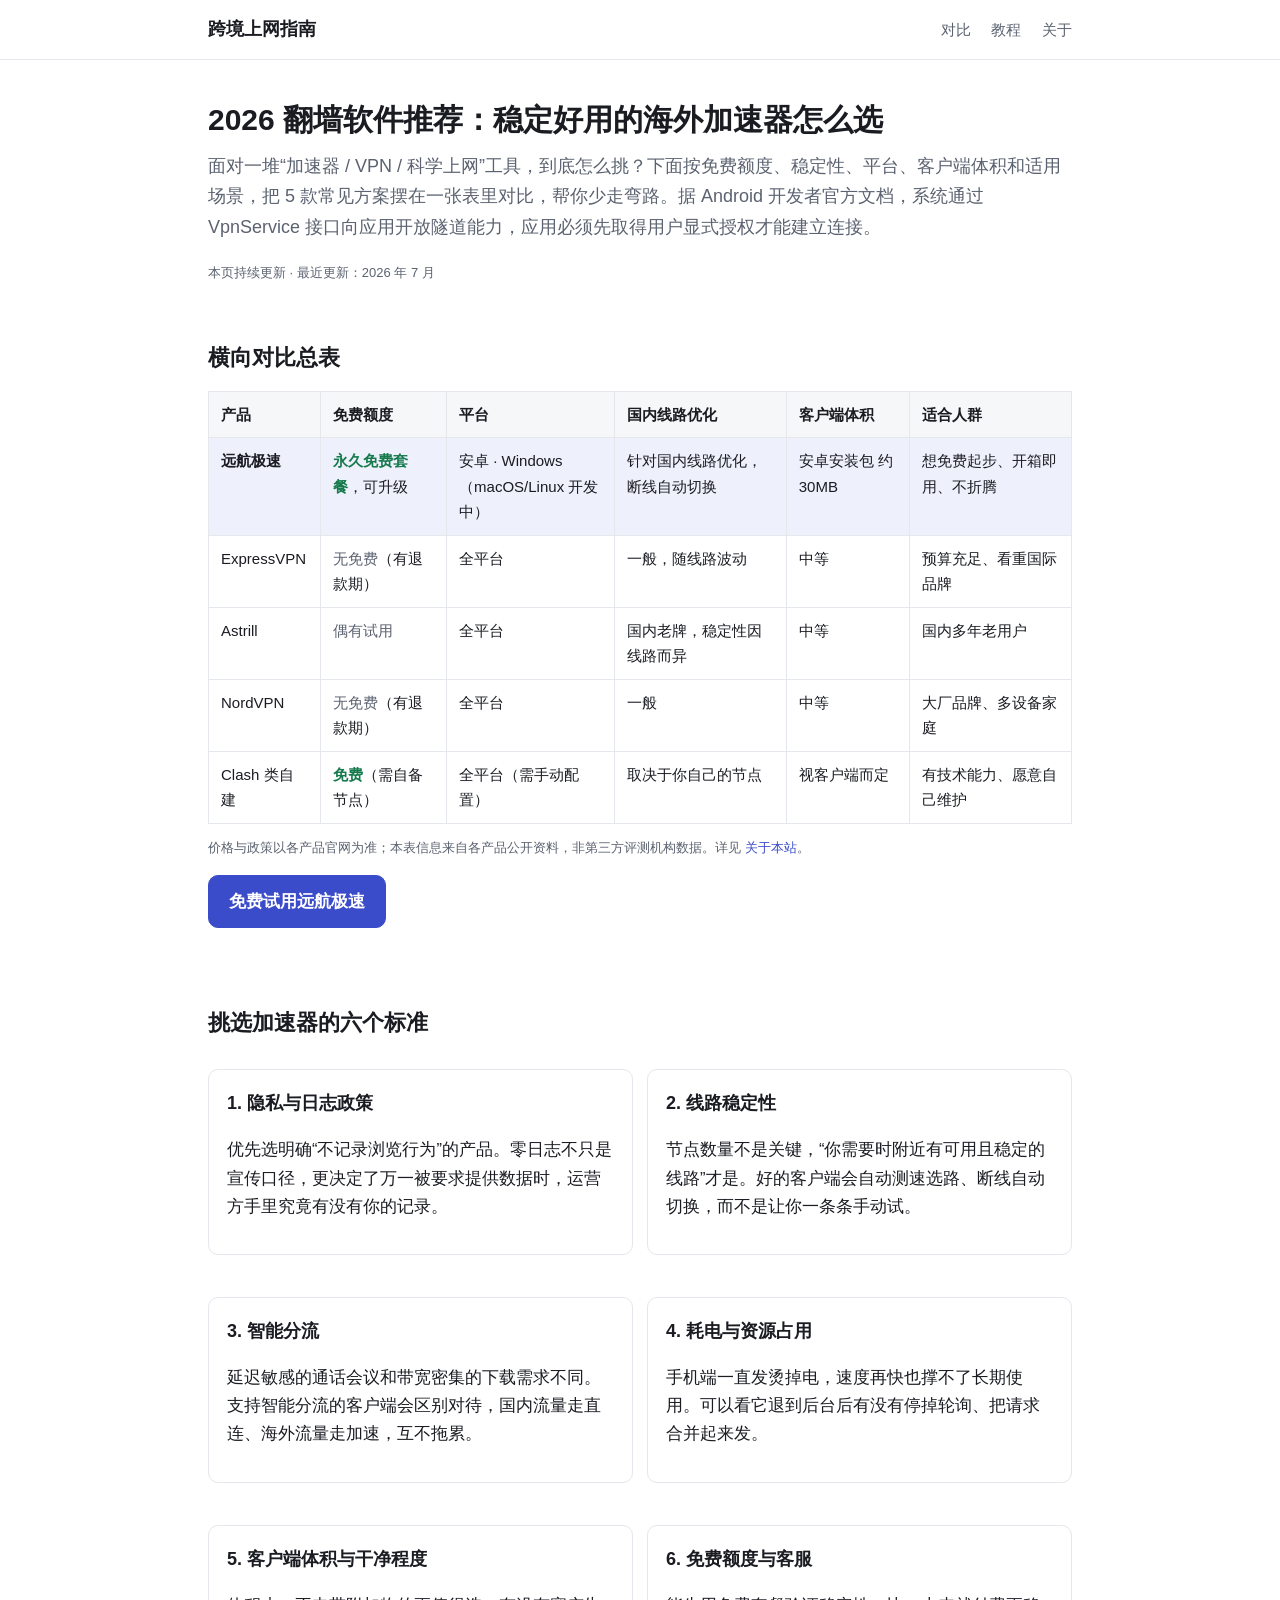
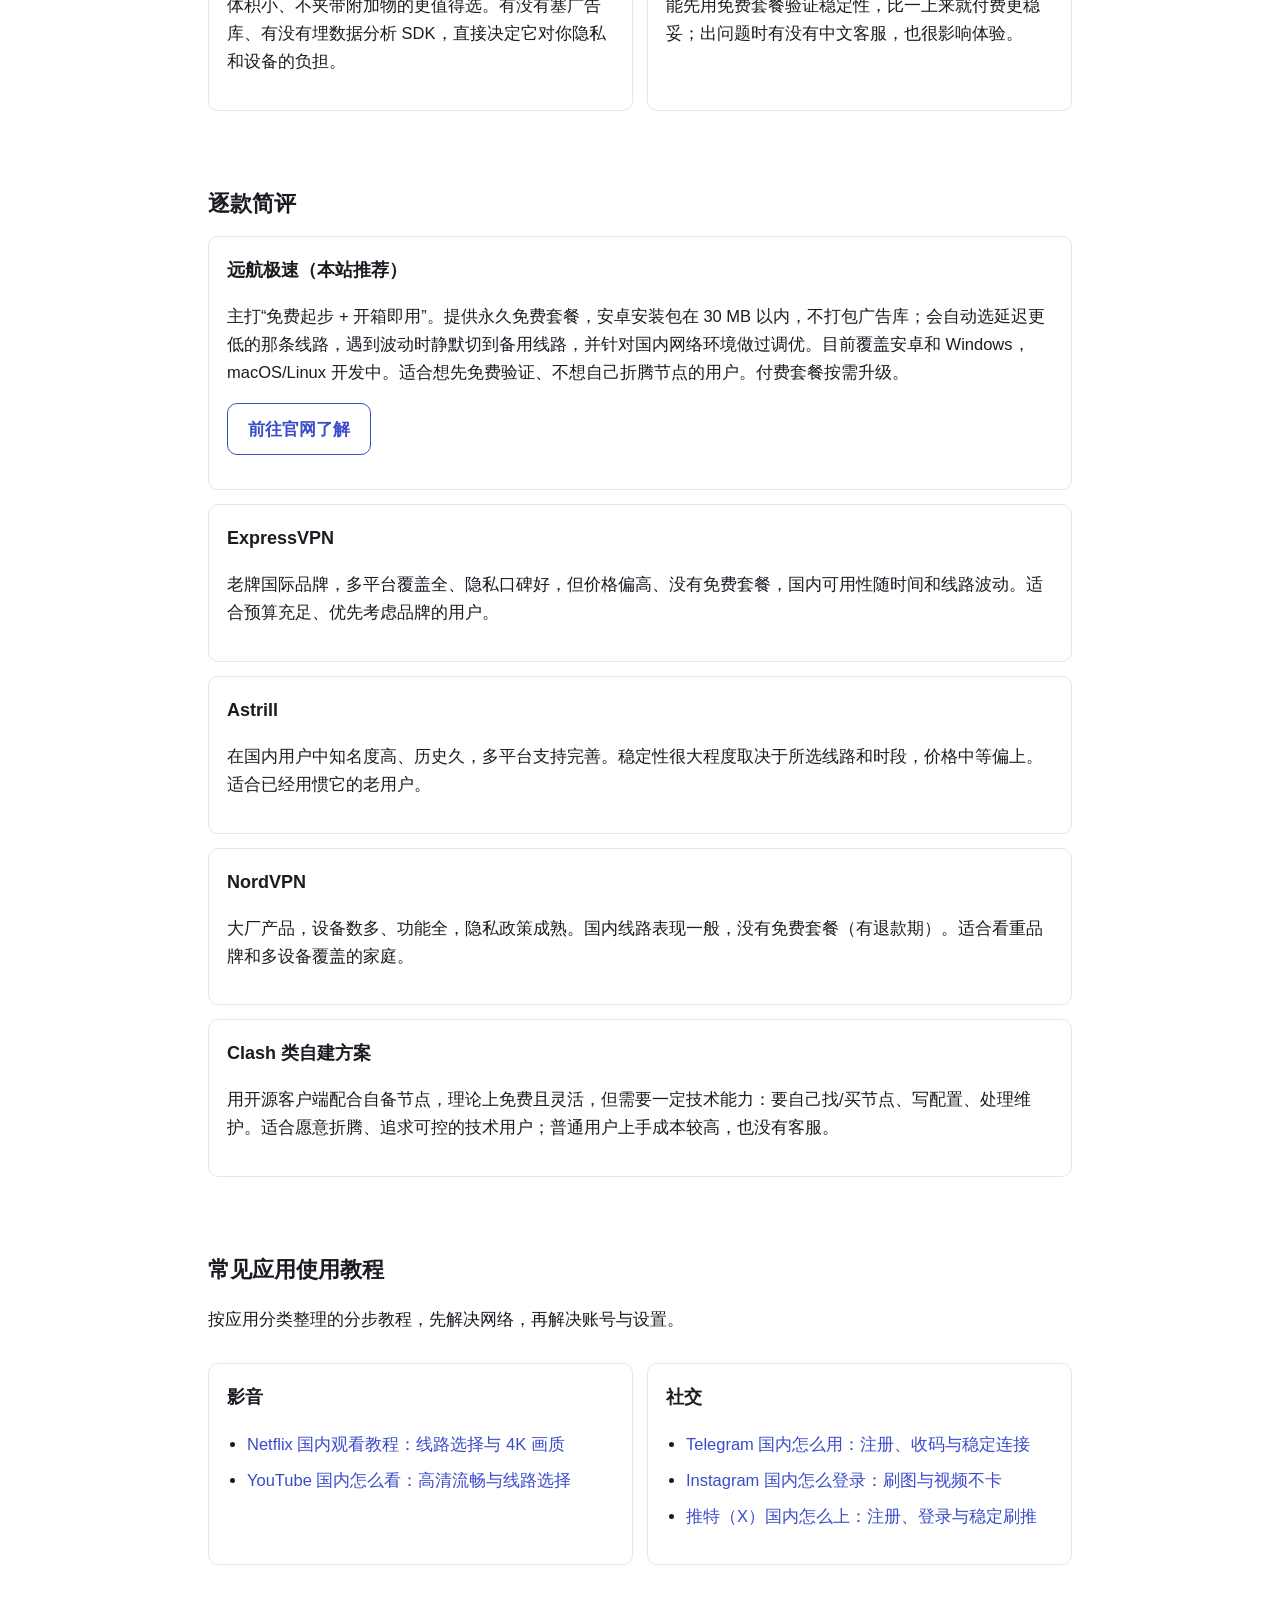
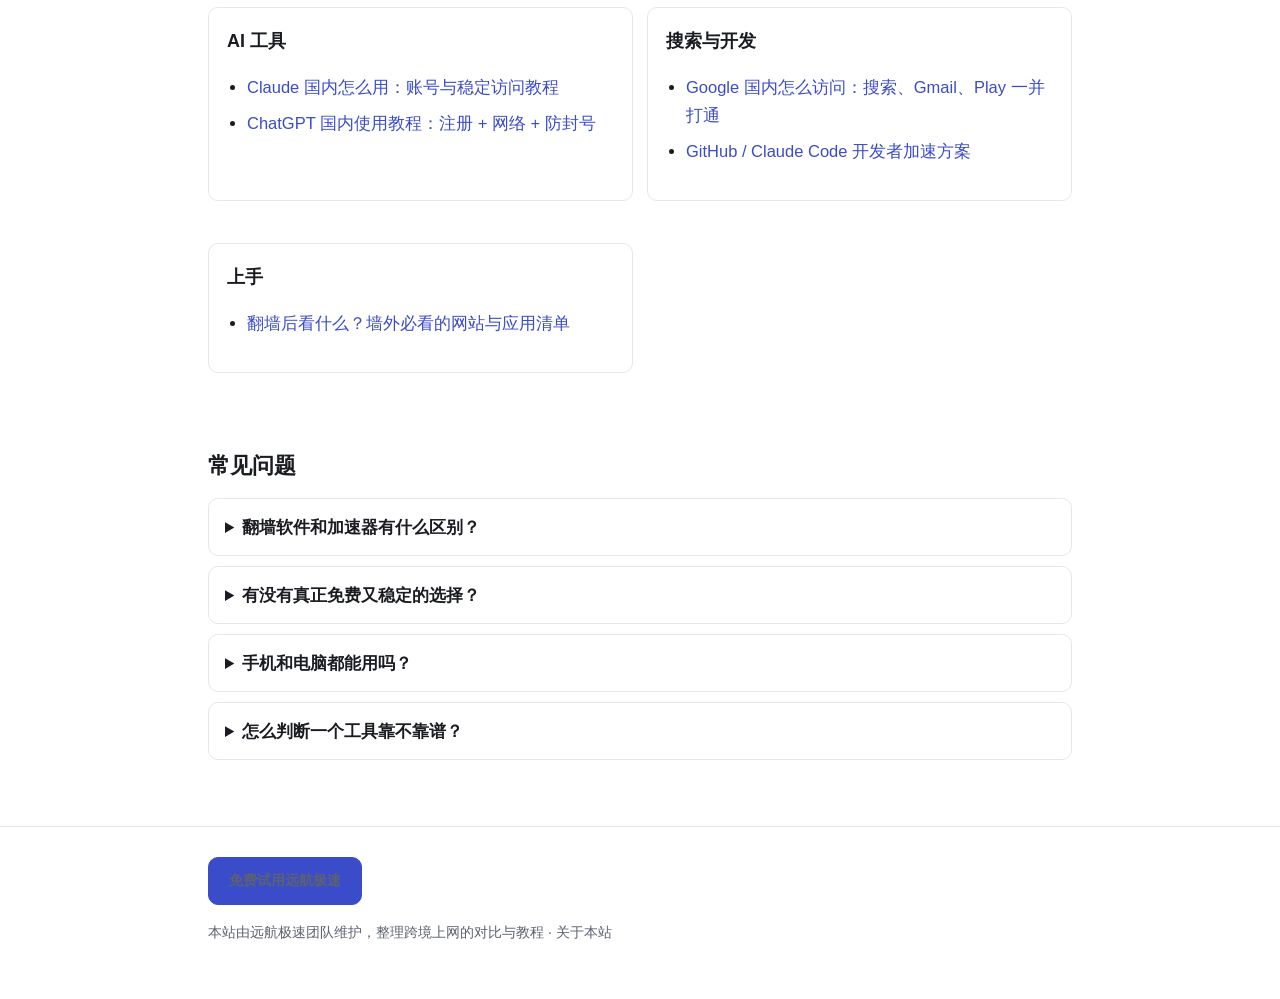
<file: index.html>
<!doctype html>
<html lang="zh-CN">
<head>
<meta charset="utf-8">
<meta name="viewport" content="width=device-width, initial-scale=1">
<title>2026翻墙软件推荐：稳定好用的加速器实测对比（7月更新）</title>
<meta name="description" content="2026年国内翻墙软件与海外加速器怎么选？从免费额度、稳定性、平台支持、客户端体积到适用场景，横向对比 5 款常见工具，并附 Claude、ChatGPT、Netflix、GitHub 的使用教程。">
<link rel="canonical" href="https://denallim54-alt.github.io/">
<meta property="og:title" content="2026翻墙软件推荐：稳定好用的加速器实测对比">
<meta property="og:description" content="免费额度、稳定性、平台、体积、适用场景横向对比，附主流应用使用教程。">
<meta property="og:type" content="website">
<meta property="og:url" content="https://denallim54-alt.github.io/">
<link rel="stylesheet" href="style.css">
<script type="application/ld+json">
{
  "@context": "https://schema.org",
  "@type": "ItemList",
  "name": "2026 海外加速器 / 翻墙软件对比",
  "itemListOrder": "https://schema.org/ItemListOrderDescending",
  "itemListElement": [
    { "@type": "ListItem", "position": 1, "name": "远航极速" },
    { "@type": "ListItem", "position": 2, "name": "ExpressVPN" },
    { "@type": "ListItem", "position": 3, "name": "Astrill" },
    { "@type": "ListItem", "position": 4, "name": "NordVPN" },
    { "@type": "ListItem", "position": 5, "name": "Clash 类自建方案" }
  ]
}
</script>
<script type="application/ld+json">
{
  "@context": "https://schema.org",
  "@type": "FAQPage",
  "mainEntity": [
    { "@type": "Question", "name": "翻墙软件和加速器有什么区别？", "acceptedAnswer": { "@type": "Answer", "text": "两者原理相近，都是把你的网络出口切换到海外，让被限制的网站和应用可以正常访问。国内口语常说“翻墙”，产品多用“海外加速器”的说法，本质是同一件事。" } },
    { "@type": "Question", "name": "有没有真正免费又稳定的选择？", "acceptedAnswer": { "@type": "Answer", "text": "完全免费且长期稳定的很少。较务实的做法是选一个提供永久免费套餐的工具先验证稳定性，再按需升级；纯免费公共节点通常人多、不稳，也有安全风险。" } },
    { "@type": "Question", "name": "手机和电脑都能用吗？", "acceptedAnswer": { "@type": "Answer", "text": "主流工具都支持安卓和 Windows，部分覆盖 macOS、iOS、Linux。华为、荣耀等没有 Google Play 的机型需要用 APK 侧载安装，可参考各家的安装教程。" } },
    { "@type": "Question", "name": "怎么判断一个工具靠不靠谱？", "acceptedAnswer": { "@type": "Answer", "text": "把上面六条拿来逐项打勾：隐私说明清不清楚、线路稳不稳、有没有智能分流、耗不耗电、装完干净不干净、有没有免费额度和人工客服。一条条比下来，华而不实的基本就露馅了。" } }
  ]
}
</script>
</head>
<body>
<header class="site">
  <div class="wrap">
    <span class="name">跨境上网指南</span>
    <nav>
      <a href="./">对比</a>
      <a href="#guides">教程</a>
      <a href="about.html">关于</a>
    </nav>
  </div>
</header>

<main class="wrap">
  <section class="hero">
    <h1>2026 翻墙软件推荐：稳定好用的海外加速器怎么选</h1>
    <p class="lead">面对一堆“加速器 / VPN / 科学上网”工具，到底怎么挑？下面按免费额度、稳定性、平台、客户端体积和适用场景，把 5 款常见方案摆在一张表里对比，帮你少走弯路。据 Android 开发者官方文档，系统通过 VpnService 接口向应用开放隧道能力，应用必须先取得用户显式授权才能建立连接。</p>
    <p class="updated">本页持续更新 · 最近更新：2026 年 7 月</p>
  </section>

  <section id="compare">
    <h2>横向对比总表</h2>
    <div class="table-scroll">
      <table class="cmp">
        <thead>
          <tr>
            <th>产品</th>
            <th>免费额度</th>
            <th>平台</th>
            <th>国内线路优化</th>
            <th>客户端体积</th>
            <th>适合人群</th>
          </tr>
        </thead>
        <tbody>
          <tr>
            <td>远航极速</td>
            <td><span class="yes">永久免费套餐</span>，可升级</td>
            <td>安卓 · Windows<br>（macOS/Linux 开发中）</td>
            <td>针对国内线路优化，断线自动切换</td>
            <td>安卓安装包 约 30MB</td>
            <td>想免费起步、开箱即用、不折腾</td>
          </tr>
          <tr>
            <td>ExpressVPN</td>
            <td><span class="no">无免费</span>（有退款期）</td>
            <td>全平台</td>
            <td>一般，随线路波动</td>
            <td>中等</td>
            <td>预算充足、看重国际品牌</td>
          </tr>
          <tr>
            <td>Astrill</td>
            <td><span class="no">偶有试用</span></td>
            <td>全平台</td>
            <td>国内老牌，稳定性因线路而异</td>
            <td>中等</td>
            <td>国内多年老用户</td>
          </tr>
          <tr>
            <td>NordVPN</td>
            <td><span class="no">无免费</span>（有退款期）</td>
            <td>全平台</td>
            <td>一般</td>
            <td>中等</td>
            <td>大厂品牌、多设备家庭</td>
          </tr>
          <tr>
            <td>Clash 类自建</td>
            <td><span class="yes">免费</span>（需自备节点）</td>
            <td>全平台（需手动配置）</td>
            <td>取决于你自己的节点</td>
            <td>视客户端而定</td>
            <td>有技术能力、愿意自己维护</td>
          </tr>
        </tbody>
      </table>
    </div>
    <p class="updated">价格与政策以各产品官网为准；本表信息来自各产品公开资料，非第三方评测机构数据。详见 <a href="about.html">关于本站</a>。</p>
    <p class="cta-row"><a class="btn" href="https://yhfast.top/zh/download/?c=gh-hub" rel="nofollow">免费试用远航极速</a></p>
  </section>

  <section id="criteria">
    <h2>挑选加速器的六个标准</h2>
    <div class="grid two">
      <div class="card"><h3>1. 隐私与日志政策</h3><p>优先选明确“不记录浏览行为”的产品。零日志不只是宣传口径，更决定了万一被要求提供数据时，运营方手里究竟有没有你的记录。</p></div>
      <div class="card"><h3>2. 线路稳定性</h3><p>节点数量不是关键，“你需要时附近有可用且稳定的线路”才是。好的客户端会自动测速选路、断线自动切换，而不是让你一条条手动试。</p></div>
      <div class="card"><h3>3. 智能分流</h3><p>延迟敏感的通话会议和带宽密集的下载需求不同。支持智能分流的客户端会区别对待，国内流量走直连、海外流量走加速，互不拖累。</p></div>
      <div class="card"><h3>4. 耗电与资源占用</h3><p>手机端一直发烫掉电，速度再快也撑不了长期使用。可以看它退到后台后有没有停掉轮询、把请求合并起来发。</p></div>
      <div class="card"><h3>5. 客户端体积与干净程度</h3><p>体积小、不夹带附加物的更值得选。有没有塞广告库、有没有埋数据分析 SDK，直接决定它对你隐私和设备的负担。</p></div>
      <div class="card"><h3>6. 免费额度与客服</h3><p>能先用免费套餐验证稳定性，比一上来就付费更稳妥；出问题时有没有中文客服，也很影响体验。</p></div>
    </div>
  </section>

  <section id="reviews">
    <h2>逐款简评</h2>
    <div class="card">
      <h3>远航极速（本站推荐）</h3>
      <p>主打“免费起步 + 开箱即用”。提供永久免费套餐，安卓安装包在 30 MB 以内，不打包广告库；会自动选延迟更低的那条线路，遇到波动时静默切到备用线路，并针对国内网络环境做过调优。目前覆盖安卓和 Windows，macOS/Linux 开发中。适合想先免费验证、不想自己折腾节点的用户。付费套餐按需升级。</p>
      <p><a class="btn ghost" href="https://yhfast.top/zh/download/?c=gh-hub" rel="nofollow">前往官网了解</a></p>
    </div>
    <div class="card"><h3>ExpressVPN</h3><p>老牌国际品牌，多平台覆盖全、隐私口碑好，但价格偏高、没有免费套餐，国内可用性随时间和线路波动。适合预算充足、优先考虑品牌的用户。</p></div>
    <div class="card"><h3>Astrill</h3><p>在国内用户中知名度高、历史久，多平台支持完善。稳定性很大程度取决于所选线路和时段，价格中等偏上。适合已经用惯它的老用户。</p></div>
    <div class="card"><h3>NordVPN</h3><p>大厂产品，设备数多、功能全，隐私政策成熟。国内线路表现一般，没有免费套餐（有退款期）。适合看重品牌和多设备覆盖的家庭。</p></div>
    <div class="card"><h3>Clash 类自建方案</h3><p>用开源客户端配合自备节点，理论上免费且灵活，但需要一定技术能力：要自己找/买节点、写配置、处理维护。适合愿意折腾、追求可控的技术用户；普通用户上手成本较高，也没有客服。</p></div>
  </section>

  <section id="guides">
    <h2>常见应用使用教程</h2>
    <p>按应用分类整理的分步教程，先解决网络，再解决账号与设置。</p>
    <div class="grid two">
      <div class="card">
        <h3>影音</h3>
        <ul class="steps">
          <li><a href="netflix.html">Netflix 国内观看教程：线路选择与 4K 画质</a></li>
          <li><a href="youtube.html">YouTube 国内怎么看：高清流畅与线路选择</a></li>
        </ul>
      </div>
      <div class="card">
        <h3>社交</h3>
        <ul class="steps">
          <li><a href="telegram.html">Telegram 国内怎么用：注册、收码与稳定连接</a></li>
          <li><a href="instagram.html">Instagram 国内怎么登录：刷图与视频不卡</a></li>
          <li><a href="twitter.html">推特（X）国内怎么上：注册、登录与稳定刷推</a></li>
        </ul>
      </div>
      <div class="card">
        <h3>AI 工具</h3>
        <ul class="steps">
          <li><a href="claude.html">Claude 国内怎么用：账号与稳定访问教程</a></li>
          <li><a href="chatgpt.html">ChatGPT 国内使用教程：注册 + 网络 + 防封号</a></li>
        </ul>
      </div>
      <div class="card">
        <h3>搜索与开发</h3>
        <ul class="steps">
          <li><a href="google.html">Google 国内怎么访问：搜索、Gmail、Play 一并打通</a></li>
          <li><a href="github-dev.html">GitHub / Claude Code 开发者加速方案</a></li>
        </ul>
      </div>
      <div class="card">
        <h3>上手</h3>
        <ul class="steps">
          <li><a href="after.html">翻墙后看什么？墙外必看的网站与应用清单</a></li>
        </ul>
      </div>
    </div>
  </section>

  <section id="faq">
    <h2>常见问题</h2>
    <details class="faq"><summary>翻墙软件和加速器有什么区别？</summary><p>两者原理相近，都是把你的网络出口切换到海外，让被限制的网站和应用可以正常访问。国内口语常说“翻墙”，产品多用“海外加速器”的说法，本质是同一件事。</p></details>
    <details class="faq"><summary>有没有真正免费又稳定的选择？</summary><p>完全免费且长期稳定的很少。较务实的做法是选一个提供永久免费套餐的工具先验证稳定性，再按需升级；纯免费公共节点通常人多、不稳，也有安全风险。</p></details>
    <details class="faq"><summary>手机和电脑都能用吗？</summary><p>主流工具都支持安卓和 Windows，部分覆盖 macOS、iOS、Linux。华为、荣耀等没有 Google Play 的机型需要用 APK 侧载安装，可参考各家的安装教程。</p></details>
    <details class="faq"><summary>怎么判断一个工具靠不靠谱？</summary><p>把上面六条拿来逐项打勾：隐私说明清不清楚、线路稳不稳、有没有智能分流、耗不耗电、装完干净不干净、有没有免费额度和人工客服。一条条比下来，华而不实的基本就露馅了。</p></details>
  </section>
</main>

<footer class="site">
  <div class="wrap">
    <div class="cta-row"><a class="btn" href="https://yhfast.top/zh/download/?c=gh-hub" rel="nofollow">免费试用远航极速</a></div>
    <p>本站由远航极速团队维护，整理跨境上网的对比与教程 · <a href="about.html">关于本站</a></p>
  </div>
</footer>
</body>
</html>
</file>
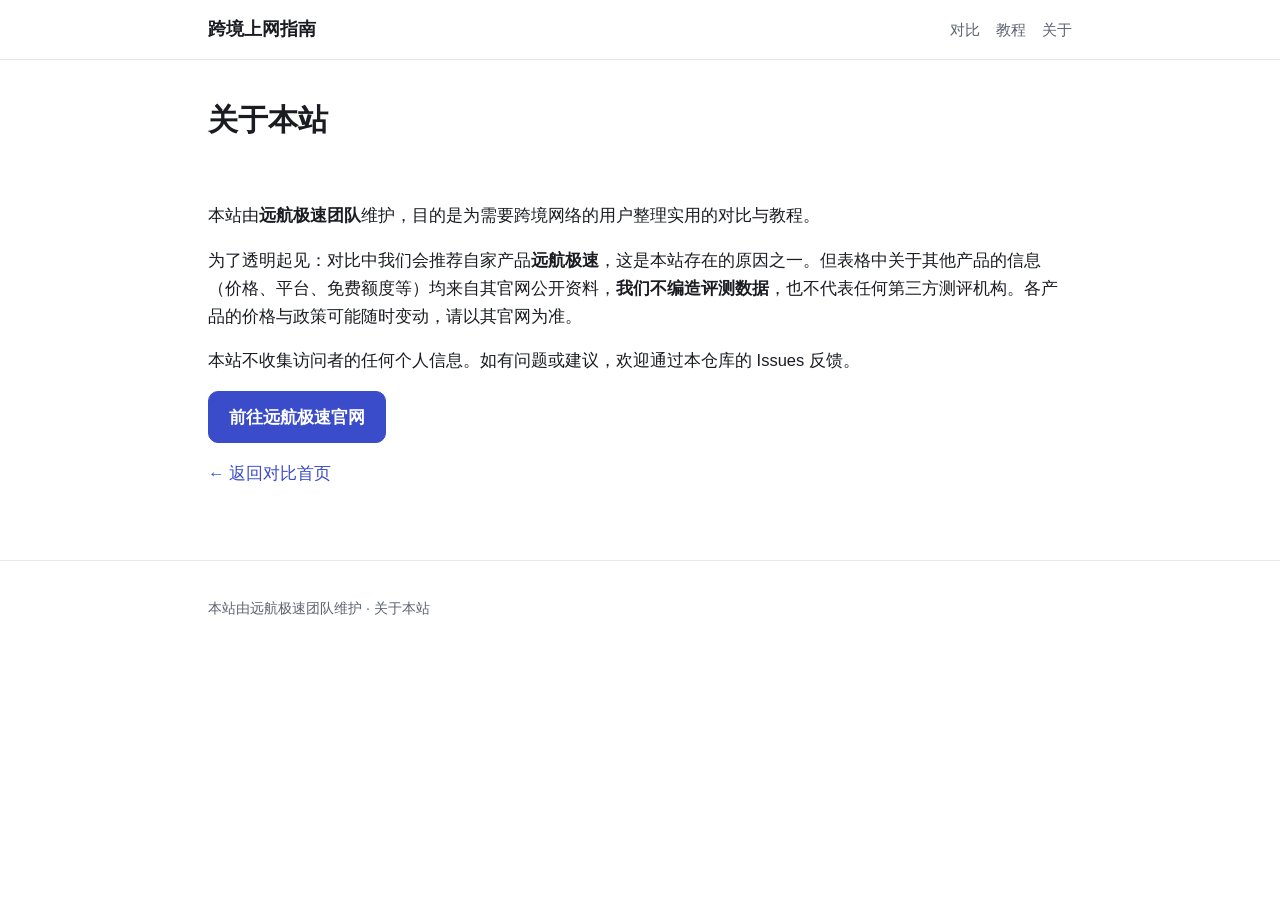
<file: about.html>
<!doctype html>
<html lang="zh-CN">
<head>
<meta charset="utf-8">
<meta name="viewport" content="width=device-width, initial-scale=1">
<title>关于本站 — 跨境上网指南</title>
<meta name="description" content="本站由远航极速团队维护，整理跨境上网的对比与教程。关于我们的立场、信息来源与免责说明。">
<link rel="canonical" href="https://denallim54-alt.github.io/about.html">
<meta property="og:title" content="关于本站">
<meta property="og:type" content="website">
<meta property="og:url" content="https://denallim54-alt.github.io/about.html">
<link rel="stylesheet" href="style.css">
</head>
<body>
<header class="site"><div class="wrap"><span class="name">跨境上网指南</span><nav><a href="./">对比</a><a href="index.html#guides">教程</a><a href="about.html">关于</a></nav></div></header>

<main class="wrap">
  <section class="hero">
    <h1>关于本站</h1>
  </section>
  <section>
    <p>本站由<strong>远航极速团队</strong>维护，目的是为需要跨境网络的用户整理实用的对比与教程。</p>
    <p>为了透明起见：对比中我们会推荐自家产品<strong>远航极速</strong>，这是本站存在的原因之一。但表格中关于其他产品的信息（价格、平台、免费额度等）均来自其官网公开资料，<strong>我们不编造评测数据</strong>，也不代表任何第三方测评机构。各产品的价格与政策可能随时变动，请以其官网为准。</p>
    <p>本站不收集访问者的任何个人信息。如有问题或建议，欢迎通过本仓库的 Issues 反馈。</p>
    <p class="cta-row"><a class="btn" href="https://yhfast.top/zh/download/?c=gh-hub-about" rel="nofollow">前往远航极速官网</a></p>
    <p><a href="./">← 返回对比首页</a></p>
  </section>
</main>

<footer class="site"><div class="wrap"><p>本站由远航极速团队维护 · <a href="about.html">关于本站</a></p></div></footer>
</body>
</html>
</file>
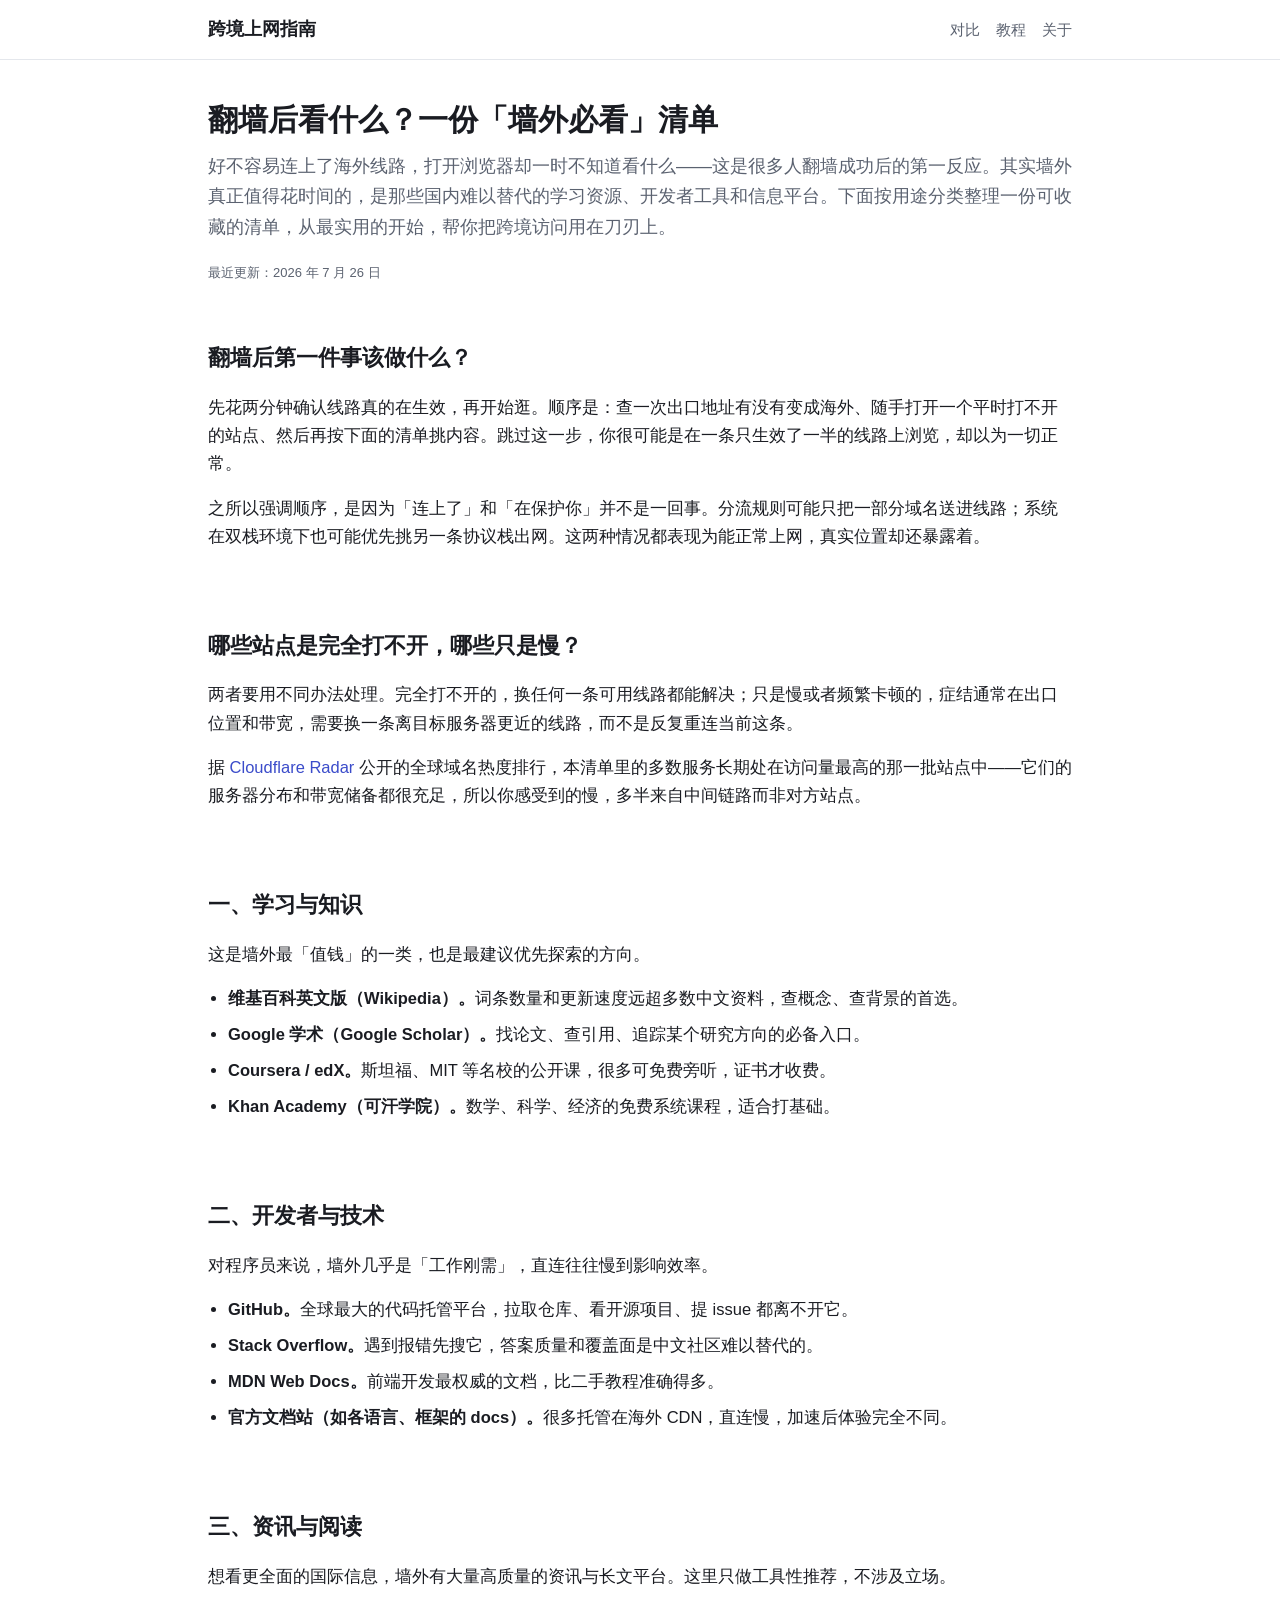
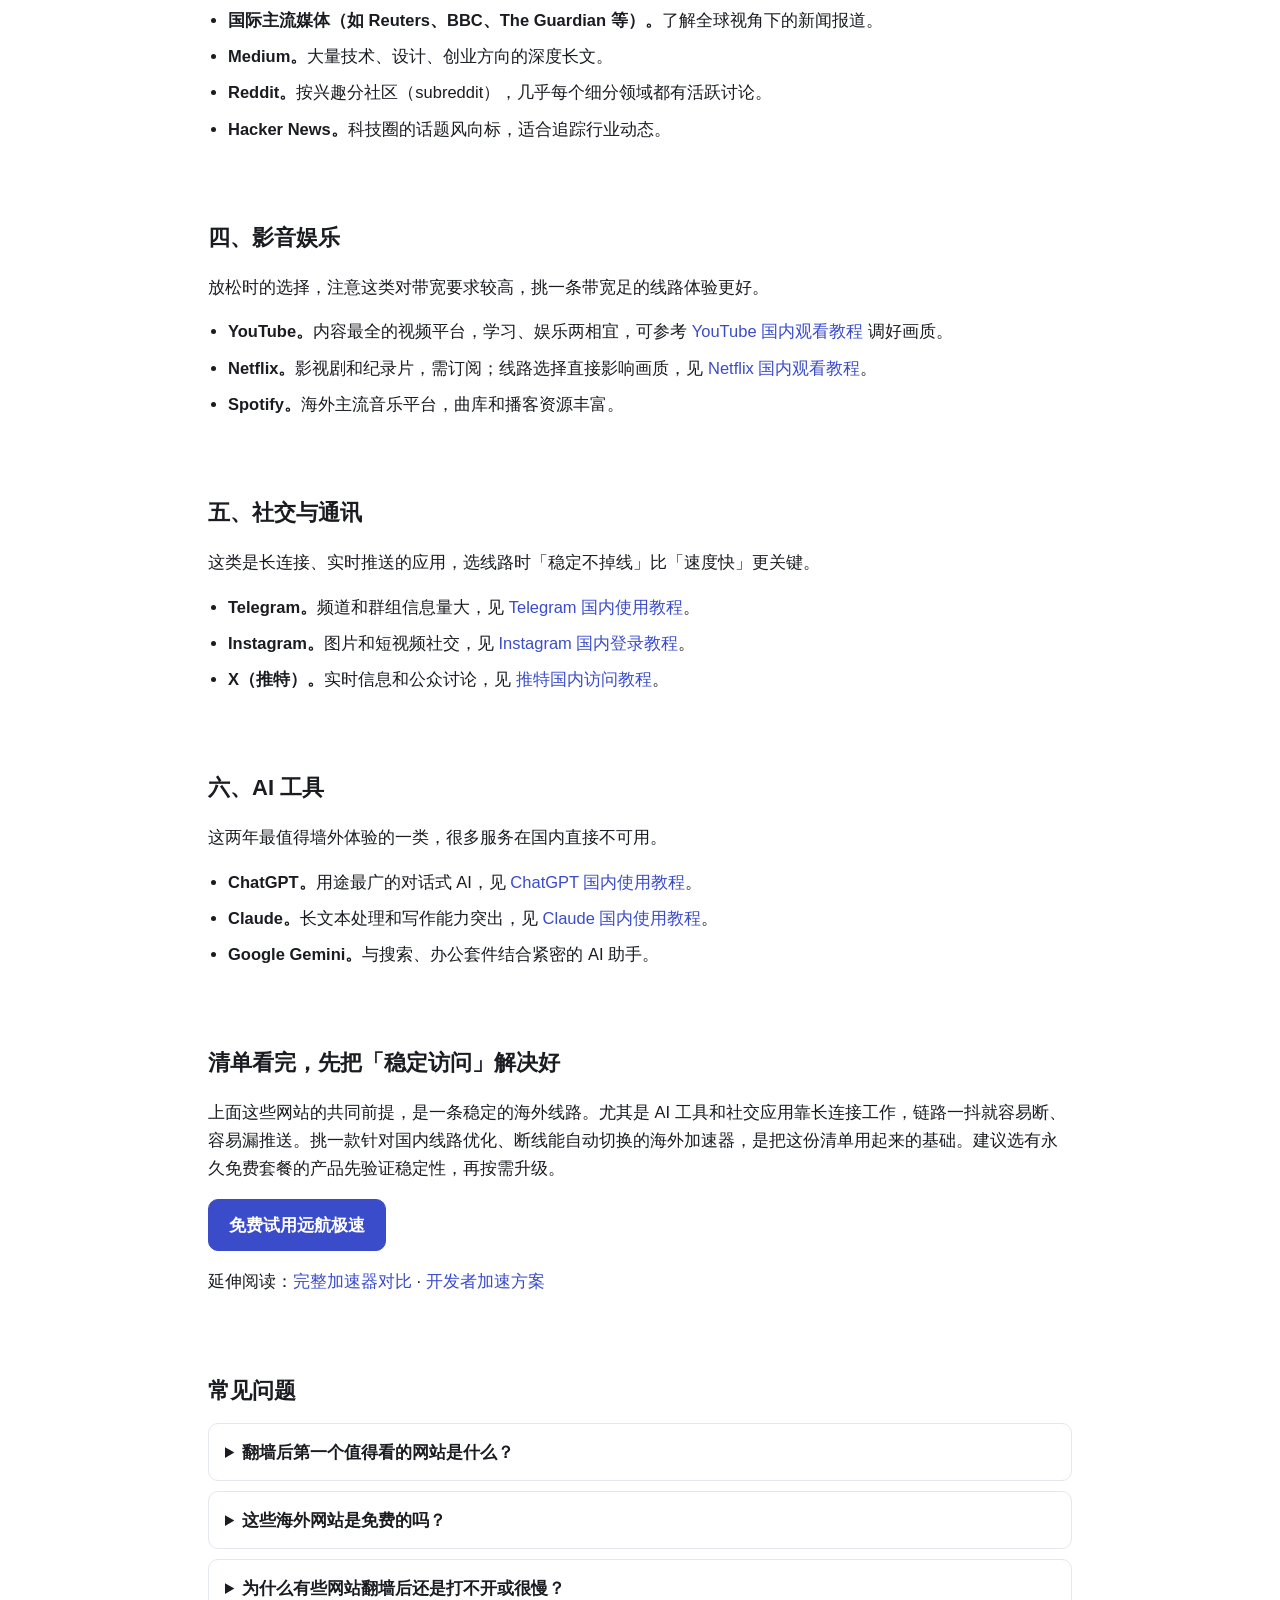
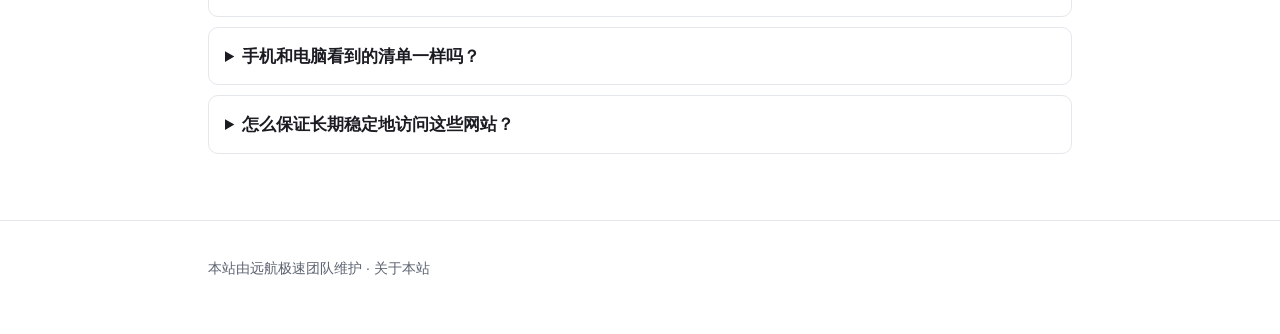
<file: after.html>
<!doctype html>
<html lang="zh-CN">
<head>
<meta charset="utf-8">
<meta name="viewport" content="width=device-width, initial-scale=1">
<title>翻墙后看什么？2026 墙外必看的网站与应用清单（学习/开发/影音/AI）</title>
<meta name="description" content="翻墙成功后不知道看什么？这份「墙外必看」清单按学习、开发、资讯、影音、社交、AI 工具分类，整理了值得收藏的海外网站与应用，并附上保持稳定访问的方法。">
<link rel="canonical" href="https://denallim54-alt.github.io/after.html">
<meta property="og:title" content="翻墙后看什么？2026 墙外必看的网站与应用清单">
<meta property="og:description" content="按学习、开发、资讯、影音、社交、AI 工具分类的墙外必看清单，值得收藏。">
<meta property="og:type" content="article">
<meta property="og:url" content="https://denallim54-alt.github.io/after.html">
<link rel="stylesheet" href="style.css">
<script type="application/ld+json">
{ "@context": "https://schema.org", "@type": "Article", "headline": "翻墙后看什么？2026 墙外必看的网站与应用清单（学习/开发/影音/AI）", "inLanguage": "zh-CN", "mainEntityOfPage": "https://denallim54-alt.github.io/after.html", "dateModified": "2026-07-26" }
</script>
<script type="application/ld+json">
{ "@context": "https://schema.org", "@type": "FAQPage", "mainEntity": [
  { "@type": "Question", "name": "翻墙后第一个值得看的网站是什么？", "acceptedAnswer": { "@type": "Answer", "text": "看你的目的。想查资料就先去维基百科英文版和 Google 学术；做开发就是 GitHub 和 Stack Overflow；想放松就 YouTube。没有唯一答案，按需求从上面的分类清单里挑即可。" } },
  { "@type": "Question", "name": "这些海外网站是免费的吗？", "acceptedAnswer": { "@type": "Answer", "text": "大部分基础功能免费：维基百科、GitHub、YouTube、多数国际媒体都可免费访问；Netflix、部分 AI 工具的高级功能需要订阅。清单里会标注需要付费的项目。" } },
  { "@type": "Question", "name": "为什么有些网站翻墙后还是打不开或很慢？", "acceptedAnswer": { "@type": "Answer", "text": "多半是线路不稳或出口位置不合适。换一条更稳定、离目标服务器更近的线路通常就能解决；看视频这类高带宽需求，挑一条带宽更足的线路会明显改善。" } },
  { "@type": "Question", "name": "手机和电脑看到的清单一样吗？", "acceptedAnswer": { "@type": "Answer", "text": "网站基本通用，手机和电脑都能访问。区别在应用形态：Telegram、Instagram 等有独立 App，华为等无 Google Play 的机型需要侧载安装 APK。" } },
  { "@type": "Question", "name": "怎么保证长期稳定地访问这些网站？", "acceptedAnswer": { "@type": "Answer", "text": "选一款有永久免费套餐、支持断线自动切换的海外加速器先验证稳定性，再按需升级。稳定性比标称速度更重要，尤其是长连接的社交和 AI 应用。" } }
] }
</script>
</head>
<body>
<header class="site"><div class="wrap"><span class="name">跨境上网指南</span><nav><a href="./">对比</a><a href="index.html#guides">教程</a><a href="about.html">关于</a></nav></div></header>

<main class="wrap">
  <section class="hero">
    <h1>翻墙后看什么？一份「墙外必看」清单</h1>
    <p class="lead">好不容易连上了海外线路，打开浏览器却一时不知道看什么——这是很多人翻墙成功后的第一反应。其实墙外真正值得花时间的，是那些国内难以替代的学习资源、开发者工具和信息平台。下面按用途分类整理一份可收藏的清单，从最实用的开始，帮你把跨境访问用在刀刃上。</p>
    <p class="updated">最近更新：2026 年 7 月 26 日</p>
  </section>

  <section>
    <h2>翻墙后第一件事该做什么？</h2>
    <p>先花两分钟确认线路真的在生效，再开始逛。顺序是：查一次出口地址有没有变成海外、随手打开一个平时打不开的站点、然后再按下面的清单挑内容。跳过这一步，你很可能是在一条只生效了一半的线路上浏览，却以为一切正常。</p>
    <p>之所以强调顺序，是因为「连上了」和「在保护你」并不是一回事。分流规则可能只把一部分域名送进线路；系统在双栈环境下也可能优先挑另一条协议栈出网。这两种情况都表现为能正常上网，真实位置却还暴露着。</p>
  </section>

  <section>
    <h2>哪些站点是完全打不开，哪些只是慢？</h2>
    <p>两者要用不同办法处理。完全打不开的，换任何一条可用线路都能解决；只是慢或者频繁卡顿的，症结通常在出口位置和带宽，需要换一条离目标服务器更近的线路，而不是反复重连当前这条。</p>
    <p>据 <a href="https://radar.cloudflare.com/domains" rel="nofollow noopener" target="_blank">Cloudflare Radar</a> 公开的全球域名热度排行，本清单里的多数服务长期处在访问量最高的那一批站点中——它们的服务器分布和带宽储备都很充足，所以你感受到的慢，多半来自中间链路而非对方站点。</p>
  </section>

  <section>
    <h2>一、学习与知识</h2>
    <p>这是墙外最「值钱」的一类，也是最建议优先探索的方向。</p>
    <ul class="steps">
      <li><strong>维基百科英文版（Wikipedia）。</strong>词条数量和更新速度远超多数中文资料，查概念、查背景的首选。</li>
      <li><strong>Google 学术（Google Scholar）。</strong>找论文、查引用、追踪某个研究方向的必备入口。</li>
      <li><strong>Coursera / edX。</strong>斯坦福、MIT 等名校的公开课，很多可免费旁听，证书才收费。</li>
      <li><strong>Khan Academy（可汗学院）。</strong>数学、科学、经济的免费系统课程，适合打基础。</li>
    </ul>
  </section>

  <section>
    <h2>二、开发者与技术</h2>
    <p>对程序员来说，墙外几乎是「工作刚需」，直连往往慢到影响效率。</p>
    <ul class="steps">
      <li><strong>GitHub。</strong>全球最大的代码托管平台，拉取仓库、看开源项目、提 issue 都离不开它。</li>
      <li><strong>Stack Overflow。</strong>遇到报错先搜它，答案质量和覆盖面是中文社区难以替代的。</li>
      <li><strong>MDN Web Docs。</strong>前端开发最权威的文档，比二手教程准确得多。</li>
      <li><strong>官方文档站（如各语言、框架的 docs）。</strong>很多托管在海外 CDN，直连慢，加速后体验完全不同。</li>
    </ul>
  </section>

  <section>
    <h2>三、资讯与阅读</h2>
    <p>想看更全面的国际信息，墙外有大量高质量的资讯与长文平台。这里只做工具性推荐，不涉及立场。</p>
    <ul class="steps">
      <li><strong>国际主流媒体（如 Reuters、BBC、The Guardian 等）。</strong>了解全球视角下的新闻报道。</li>
      <li><strong>Medium。</strong>大量技术、设计、创业方向的深度长文。</li>
      <li><strong>Reddit。</strong>按兴趣分社区（subreddit），几乎每个细分领域都有活跃讨论。</li>
      <li><strong>Hacker News。</strong>科技圈的话题风向标，适合追踪行业动态。</li>
    </ul>
  </section>

  <section>
    <h2>四、影音娱乐</h2>
    <p>放松时的选择，注意这类对带宽要求较高，挑一条带宽足的线路体验更好。</p>
    <ul class="steps">
      <li><strong>YouTube。</strong>内容最全的视频平台，学习、娱乐两相宜，可参考 <a href="youtube.html">YouTube 国内观看教程</a> 调好画质。</li>
      <li><strong>Netflix。</strong>影视剧和纪录片，需订阅；线路选择直接影响画质，见 <a href="netflix.html">Netflix 国内观看教程</a>。</li>
      <li><strong>Spotify。</strong>海外主流音乐平台，曲库和播客资源丰富。</li>
    </ul>
  </section>

  <section>
    <h2>五、社交与通讯</h2>
    <p>这类是长连接、实时推送的应用，选线路时「稳定不掉线」比「速度快」更关键。</p>
    <ul class="steps">
      <li><strong>Telegram。</strong>频道和群组信息量大，见 <a href="telegram.html">Telegram 国内使用教程</a>。</li>
      <li><strong>Instagram。</strong>图片和短视频社交，见 <a href="instagram.html">Instagram 国内登录教程</a>。</li>
      <li><strong>X（推特）。</strong>实时信息和公众讨论，见 <a href="twitter.html">推特国内访问教程</a>。</li>
    </ul>
  </section>

  <section>
    <h2>六、AI 工具</h2>
    <p>这两年最值得墙外体验的一类，很多服务在国内直接不可用。</p>
    <ul class="steps">
      <li><strong>ChatGPT。</strong>用途最广的对话式 AI，见 <a href="chatgpt.html">ChatGPT 国内使用教程</a>。</li>
      <li><strong>Claude。</strong>长文本处理和写作能力突出，见 <a href="claude.html">Claude 国内使用教程</a>。</li>
      <li><strong>Google Gemini。</strong>与搜索、办公套件结合紧密的 AI 助手。</li>
    </ul>
  </section>

  <section>
    <h2>清单看完，先把「稳定访问」解决好</h2>
    <p>上面这些网站的共同前提，是一条稳定的海外线路。尤其是 AI 工具和社交应用靠长连接工作，链路一抖就容易断、容易漏推送。挑一款针对国内线路优化、断线能自动切换的海外加速器，是把这份清单用起来的基础。建议选有永久免费套餐的产品先验证稳定性，再按需升级。</p>
    <p class="cta-row"><a class="btn" href="https://yhfast.top/zh/download/?c=gh-hub-after" rel="nofollow">免费试用远航极速</a></p>
    <p>延伸阅读：<a href="./">完整加速器对比</a> · <a href="github-dev.html">开发者加速方案</a></p>
  </section>

  <section>
    <h2>常见问题</h2>
    <details class="faq"><summary>翻墙后第一个值得看的网站是什么？</summary><p>看你的目的。想查资料就先去维基百科英文版和 Google 学术；做开发就是 GitHub 和 Stack Overflow；想放松就 YouTube。没有唯一答案，按需求从上面的分类清单里挑即可。</p></details>
    <details class="faq"><summary>这些海外网站是免费的吗？</summary><p>大部分基础功能免费：维基百科、GitHub、YouTube、多数国际媒体都可免费访问；Netflix、部分 AI 工具的高级功能需要订阅。清单里会标注需要付费的项目。</p></details>
    <details class="faq"><summary>为什么有些网站翻墙后还是打不开或很慢？</summary><p>多半是线路不稳或出口位置不合适。换一条更稳定、离目标服务器更近的线路通常就能解决；看视频这类高带宽需求，挑一条带宽更足的线路会明显改善。</p></details>
    <details class="faq"><summary>手机和电脑看到的清单一样吗？</summary><p>网站基本通用，手机和电脑都能访问。区别在应用形态：Telegram、Instagram 等有独立 App，华为等无 Google Play 的机型需要侧载安装 APK。</p></details>
    <details class="faq"><summary>怎么保证长期稳定地访问这些网站？</summary><p>选一款有永久免费套餐、支持断线自动切换的海外加速器先验证稳定性，再按需升级。稳定性比标称速度更重要，尤其是长连接的社交和 AI 应用。</p></details>
  </section>
</main>

<footer class="site"><div class="wrap"><p>本站由远航极速团队维护 · <a href="about.html">关于本站</a></p></div></footer>
</body>
</html>
</file>
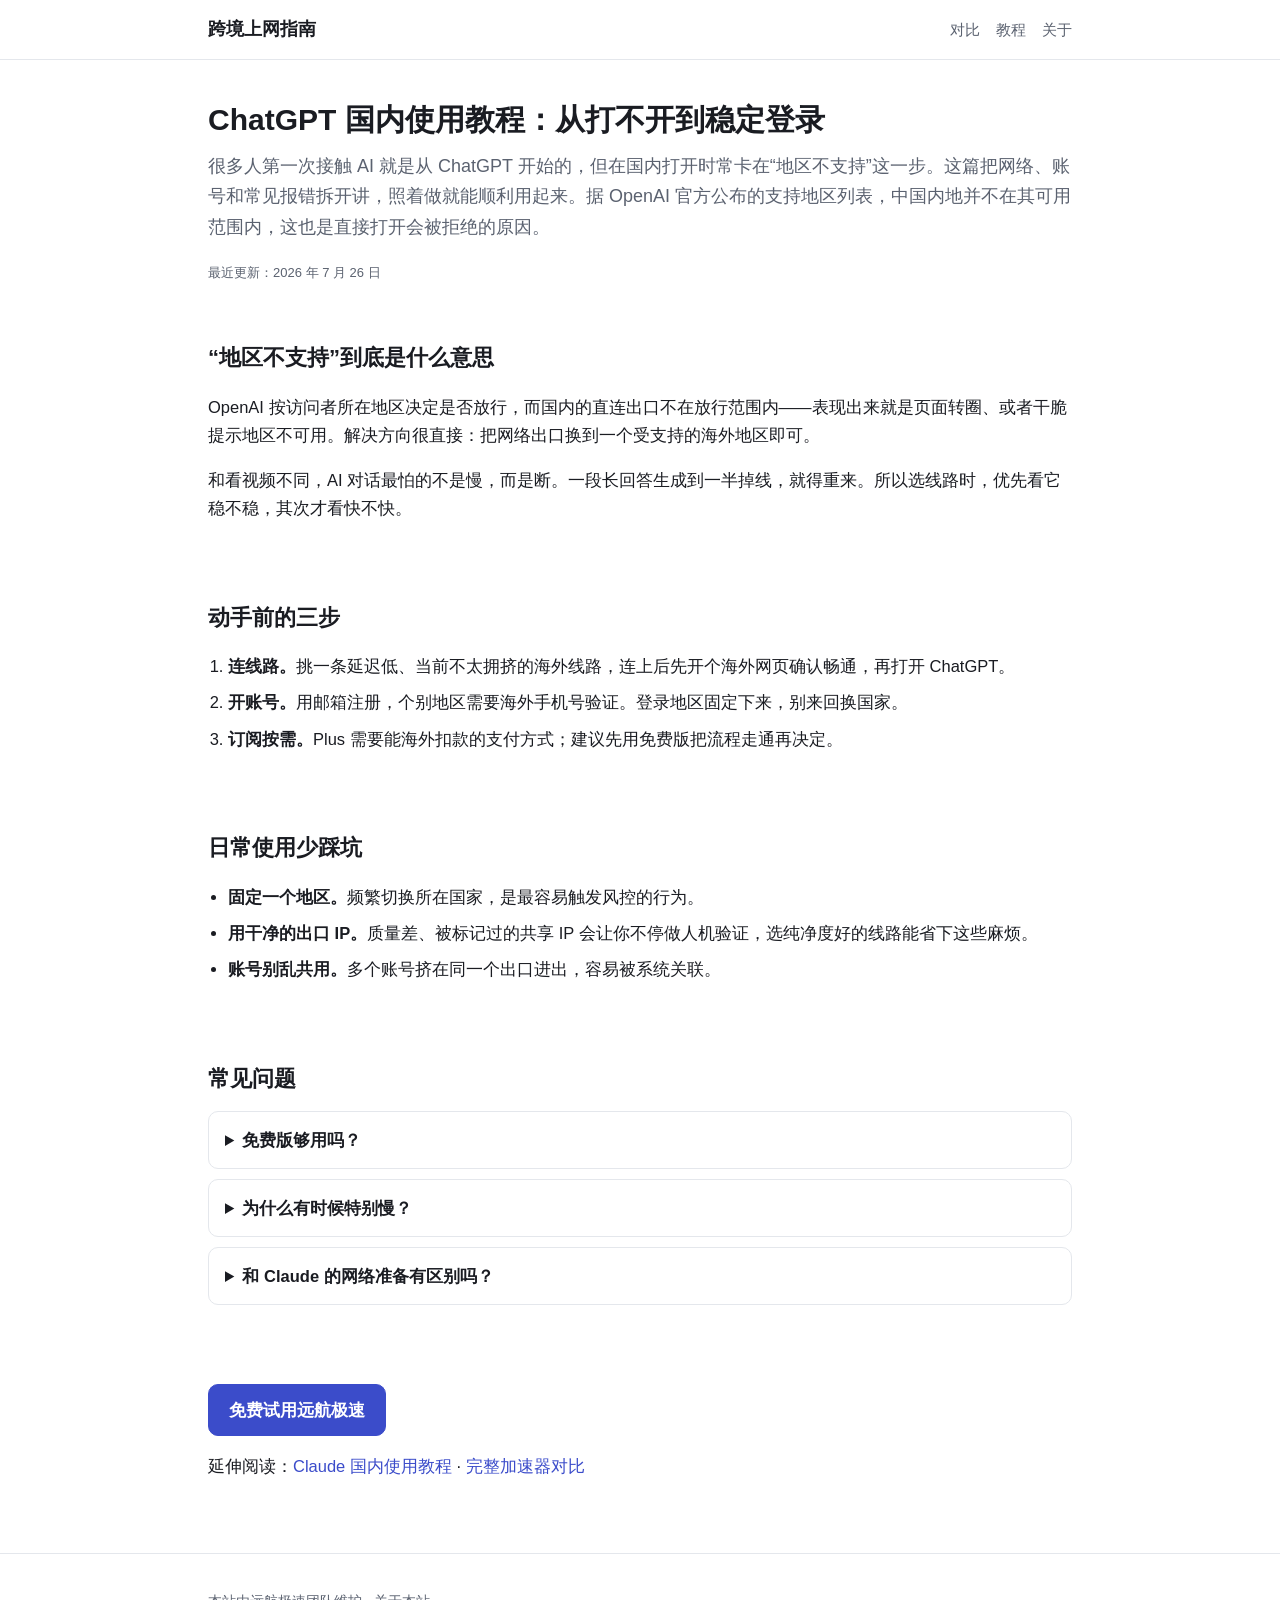
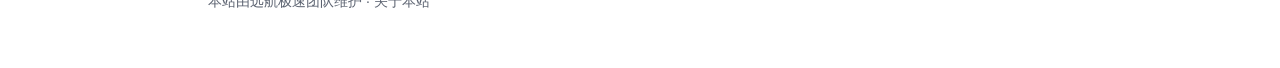
<file: chatgpt.html>
<!doctype html>
<html lang="zh-CN">
<head>
<meta charset="utf-8">
<meta name="viewport" content="width=device-width, initial-scale=1">
<title>ChatGPT 国内使用教程 2026：注册、网络准备与防封号</title>
<meta name="description" content="国内怎么用 ChatGPT？本文讲清网络出口怎么选、账号怎么注册、遇到“地区不支持”怎么处理，以及日常使用如何少触发验证。">
<link rel="canonical" href="https://denallim54-alt.github.io/chatgpt.html">
<meta property="og:title" content="ChatGPT 国内使用教程 2026：注册 + 网络 + 防封号">
<meta property="og:type" content="article">
<meta property="og:url" content="https://denallim54-alt.github.io/chatgpt.html">
<link rel="stylesheet" href="style.css">
<script type="application/ld+json">
{ "@context": "https://schema.org", "@type": "Article", "headline": "ChatGPT 国内使用教程 2026：注册、网络准备与防封号", "inLanguage": "zh-CN", "mainEntityOfPage": "https://denallim54-alt.github.io/chatgpt.html", "dateModified": "2026-07-26" }
</script>
<script type="application/ld+json">
{ "@context": "https://schema.org", "@type": "FAQPage", "mainEntity": [
  { "@type": "Question", "name": "免费版够用吗？", "acceptedAnswer": { "@type": "Answer", "text": "日常问答、翻译和写作，免费版完全够用；想要更快的响应和最新功能，再考虑订阅。" } },
  { "@type": "Question", "name": "为什么有时候特别慢？", "acceptedAnswer": { "@type": "Answer", "text": "通常是线路拥塞或被临时限流，换一条负载低的线路、或避开晚高峰，速度会明显改善。" } },
  { "@type": "Question", "name": "和 Claude 的网络准备有区别吗？", "acceptedAnswer": { "@type": "Answer", "text": "思路一样，都是先把出口切到受支持的海外地区、再固定地区使用；可以对照 Claude 教程 一起看。" } }
] }
</script>
</head>
<body>
<header class="site"><div class="wrap"><span class="name">跨境上网指南</span><nav><a href="./">对比</a><a href="index.html#guides">教程</a><a href="about.html">关于</a></nav></div></header>

<main class="wrap">
  <section class="hero">
    <h1>ChatGPT 国内使用教程：从打不开到稳定登录</h1>
    <p class="lead">很多人第一次接触 AI 就是从 ChatGPT 开始的，但在国内打开时常卡在“地区不支持”这一步。这篇把网络、账号和常见报错拆开讲，照着做就能顺利用起来。据 OpenAI 官方公布的支持地区列表，中国内地并不在其可用范围内，这也是直接打开会被拒绝的原因。</p>
    <p class="updated">最近更新：2026 年 7 月 26 日</p>
  </section>

  <section>
    <h2>“地区不支持”到底是什么意思</h2>
    <p>OpenAI 按访问者所在地区决定是否放行，而国内的直连出口不在放行范围内——表现出来就是页面转圈、或者干脆提示地区不可用。解决方向很直接：把网络出口换到一个受支持的海外地区即可。</p>
    <p>和看视频不同，AI 对话最怕的不是慢，而是断。一段长回答生成到一半掉线，就得重来。所以选线路时，优先看它稳不稳，其次才看快不快。</p>
  </section>

  <section>
    <h2>动手前的三步</h2>
    <ol class="steps">
      <li><strong>连线路。</strong>挑一条延迟低、当前不太拥挤的海外线路，连上后先开个海外网页确认畅通，再打开 ChatGPT。</li>
      <li><strong>开账号。</strong>用邮箱注册，个别地区需要海外手机号验证。登录地区固定下来，别来回换国家。</li>
      <li><strong>订阅按需。</strong>Plus 需要能海外扣款的支付方式；建议先用免费版把流程走通再决定。</li>
    </ol>
  </section>

  <section>
    <h2>日常使用少踩坑</h2>
    <ul class="steps">
      <li><strong>固定一个地区。</strong>频繁切换所在国家，是最容易触发风控的行为。</li>
      <li><strong>用干净的出口 IP。</strong>质量差、被标记过的共享 IP 会让你不停做人机验证，选纯净度好的线路能省下这些麻烦。</li>
      <li><strong>账号别乱共用。</strong>多个账号挤在同一个出口进出，容易被系统关联。</li>
    </ul>
  </section>

  <section>
    <h2>常见问题</h2>
    <details class="faq"><summary>免费版够用吗？</summary><p>日常问答、翻译和写作，免费版完全够用；想要更快的响应和最新功能，再考虑订阅。</p></details>
    <details class="faq"><summary>为什么有时候特别慢？</summary><p>通常是线路拥塞或被临时限流，换一条负载低的线路、或避开晚高峰，速度会明显改善。</p></details>
    <details class="faq"><summary>和 Claude 的网络准备有区别吗？</summary><p>思路一样，都是先把出口切到受支持的海外地区、再固定地区使用；可以对照 <a href="claude.html">Claude 教程</a> 一起看。</p></details>
  </section>

  <section>
    <p class="cta-row"><a class="btn" href="https://yhfast.top/zh/download/?c=gh-hub-chatgpt" rel="nofollow">免费试用远航极速</a></p>
    <p>延伸阅读：<a href="claude.html">Claude 国内使用教程</a> · <a href="./">完整加速器对比</a></p>
  </section>
</main>

<footer class="site"><div class="wrap"><p>本站由远航极速团队维护 · <a href="about.html">关于本站</a></p></div></footer>
</body>
</html>
</file>
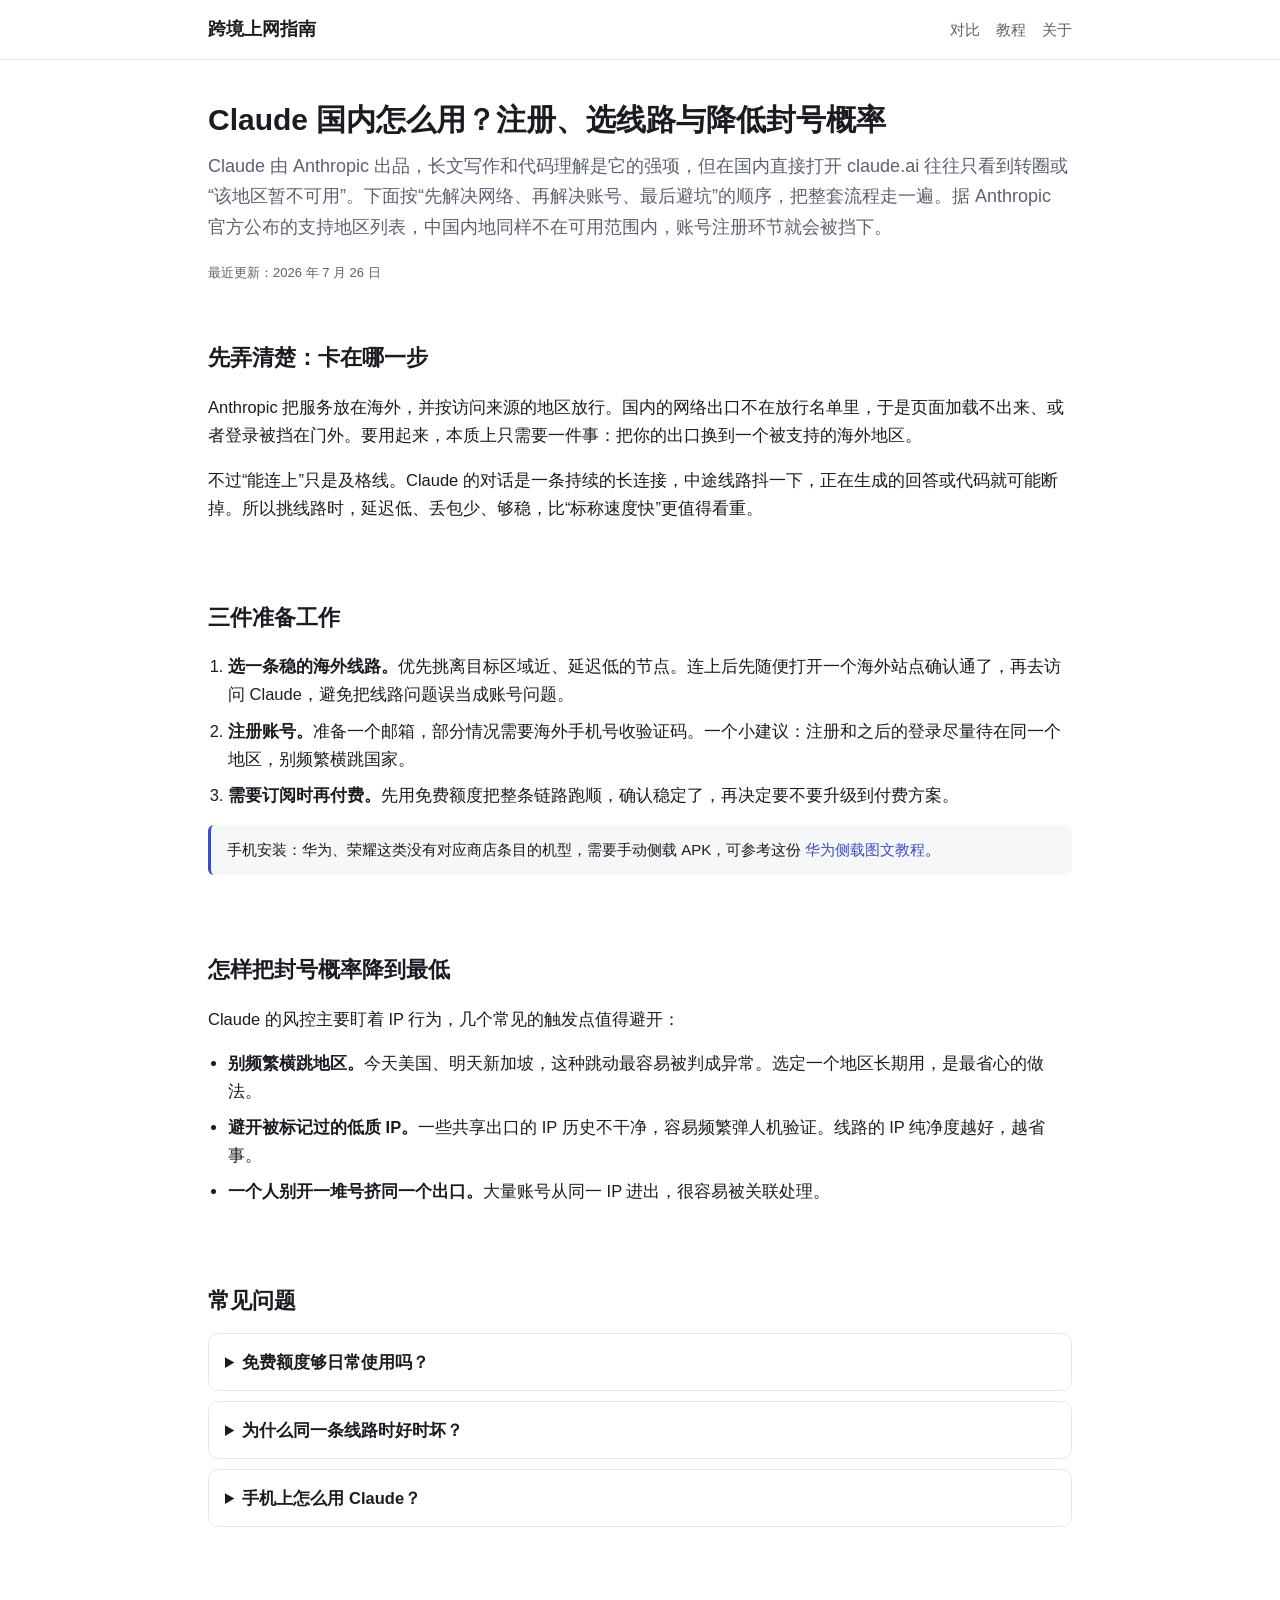
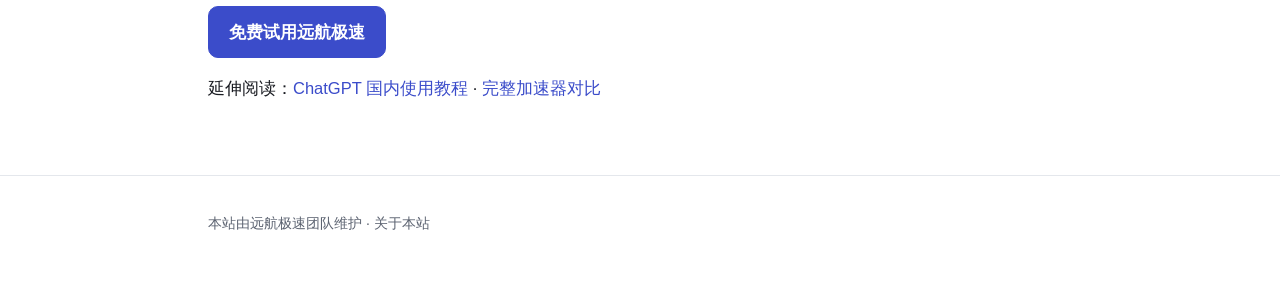
<file: claude.html>
<!doctype html>
<html lang="zh-CN">
<head>
<meta charset="utf-8">
<meta name="viewport" content="width=device-width, initial-scale=1">
<title>Claude 国内怎么用？2026 最新注册与稳定访问教程</title>
<meta name="description" content="国内如何注册和稳定使用 Claude、Claude.ai？本文从选线路、注册账号到降低封号概率逐步讲解，并说明手机端怎么装。">
<link rel="canonical" href="https://denallim54-alt.github.io/claude.html">
<meta property="og:title" content="Claude 国内怎么用？2026 注册与稳定访问教程">
<meta property="og:type" content="article">
<meta property="og:url" content="https://denallim54-alt.github.io/claude.html">
<link rel="stylesheet" href="style.css">
<script type="application/ld+json">
{ "@context": "https://schema.org", "@type": "Article", "headline": "Claude 国内怎么用？2026 最新注册与稳定访问教程", "inLanguage": "zh-CN", "mainEntityOfPage": "https://denallim54-alt.github.io/claude.html", "dateModified": "2026-07-26" }
</script>
<script type="application/ld+json">
{ "@context": "https://schema.org", "@type": "FAQPage", "mainEntity": [
  { "@type": "Question", "name": "免费额度够日常使用吗？", "acceptedAnswer": { "@type": "Answer", "text": "轻度问答、写作和小段代码，免费额度通常够用；如果每天大量长对话或跑代码，再考虑升级到付费方案。" } },
  { "@type": "Question", "name": "为什么同一条线路时好时坏？", "acceptedAnswer": { "@type": "Answer", "text": "多半是该线路的出口 IP 被目标服务临时限流，或晚高峰拥塞。换一条线路，或错峰使用，通常就能缓解。" } },
  { "@type": "Question", "name": "手机上怎么用 Claude？", "acceptedAnswer": { "@type": "Answer", "text": "先连好海外线路，再打开浏览器或客户端登录即可；华为、荣耀等没有应用商店条目的机型需要侧载安装 APK。" } }
] }
</script>
</head>
<body>
<header class="site"><div class="wrap"><span class="name">跨境上网指南</span><nav><a href="./">对比</a><a href="index.html#guides">教程</a><a href="about.html">关于</a></nav></div></header>

<main class="wrap">
  <section class="hero">
    <h1>Claude 国内怎么用？注册、选线路与降低封号概率</h1>
    <p class="lead">Claude 由 Anthropic 出品，长文写作和代码理解是它的强项，但在国内直接打开 claude.ai 往往只看到转圈或“该地区暂不可用”。下面按“先解决网络、再解决账号、最后避坑”的顺序，把整套流程走一遍。据 Anthropic 官方公布的支持地区列表，中国内地同样不在可用范围内，账号注册环节就会被挡下。</p>
    <p class="updated">最近更新：2026 年 7 月 26 日</p>
  </section>

  <section>
    <h2>先弄清楚：卡在哪一步</h2>
    <p>Anthropic 把服务放在海外，并按访问来源的地区放行。国内的网络出口不在放行名单里，于是页面加载不出来、或者登录被挡在门外。要用起来，本质上只需要一件事：把你的出口换到一个被支持的海外地区。</p>
    <p>不过“能连上”只是及格线。Claude 的对话是一条持续的长连接，中途线路抖一下，正在生成的回答或代码就可能断掉。所以挑线路时，延迟低、丢包少、够稳，比“标称速度快”更值得看重。</p>
  </section>

  <section>
    <h2>三件准备工作</h2>
    <ol class="steps">
      <li><strong>选一条稳的海外线路。</strong>优先挑离目标区域近、延迟低的节点。连上后先随便打开一个海外站点确认通了，再去访问 Claude，避免把线路问题误当成账号问题。</li>
      <li><strong>注册账号。</strong>准备一个邮箱，部分情况需要海外手机号收验证码。一个小建议：注册和之后的登录尽量待在同一个地区，别频繁横跳国家。</li>
      <li><strong>需要订阅时再付费。</strong>先用免费额度把整条链路跑顺，确认稳定了，再决定要不要升级到付费方案。</li>
    </ol>
    <div class="callout">手机安装：华为、荣耀这类没有对应商店条目的机型，需要手动侧载 APK，可参考这份 <a href="https://yhfast.top/zh/blog/huawei-install/?c=gh-hub-claude" rel="nofollow">华为侧载图文教程</a>。</div>
  </section>

  <section>
    <h2>怎样把封号概率降到最低</h2>
    <p>Claude 的风控主要盯着 IP 行为，几个常见的触发点值得避开：</p>
    <ul class="steps">
      <li><strong>别频繁横跳地区。</strong>今天美国、明天新加坡，这种跳动最容易被判成异常。选定一个地区长期用，是最省心的做法。</li>
      <li><strong>避开被标记过的低质 IP。</strong>一些共享出口的 IP 历史不干净，容易频繁弹人机验证。线路的 IP 纯净度越好，越省事。</li>
      <li><strong>一个人别开一堆号挤同一个出口。</strong>大量账号从同一 IP 进出，很容易被关联处理。</li>
    </ul>
  </section>

  <section>
    <h2>常见问题</h2>
    <details class="faq"><summary>免费额度够日常使用吗？</summary><p>轻度问答、写作和小段代码，免费额度通常够用；如果每天大量长对话或跑代码，再考虑升级到付费方案。</p></details>
    <details class="faq"><summary>为什么同一条线路时好时坏？</summary><p>多半是该线路的出口 IP 被目标服务临时限流，或晚高峰拥塞。换一条线路，或错峰使用，通常就能缓解。</p></details>
    <details class="faq"><summary>手机上怎么用 Claude？</summary><p>先连好海外线路，再打开浏览器或客户端登录即可；华为、荣耀等没有应用商店条目的机型需要侧载安装 APK。</p></details>
  </section>

  <section>
    <p class="cta-row"><a class="btn" href="https://yhfast.top/zh/download/?c=gh-hub-claude" rel="nofollow">免费试用远航极速</a></p>
    <p>延伸阅读：<a href="chatgpt.html">ChatGPT 国内使用教程</a> · <a href="./">完整加速器对比</a></p>
  </section>
</main>

<footer class="site"><div class="wrap"><p>本站由远航极速团队维护 · <a href="about.html">关于本站</a></p></div></footer>
</body>
</html>
</file>
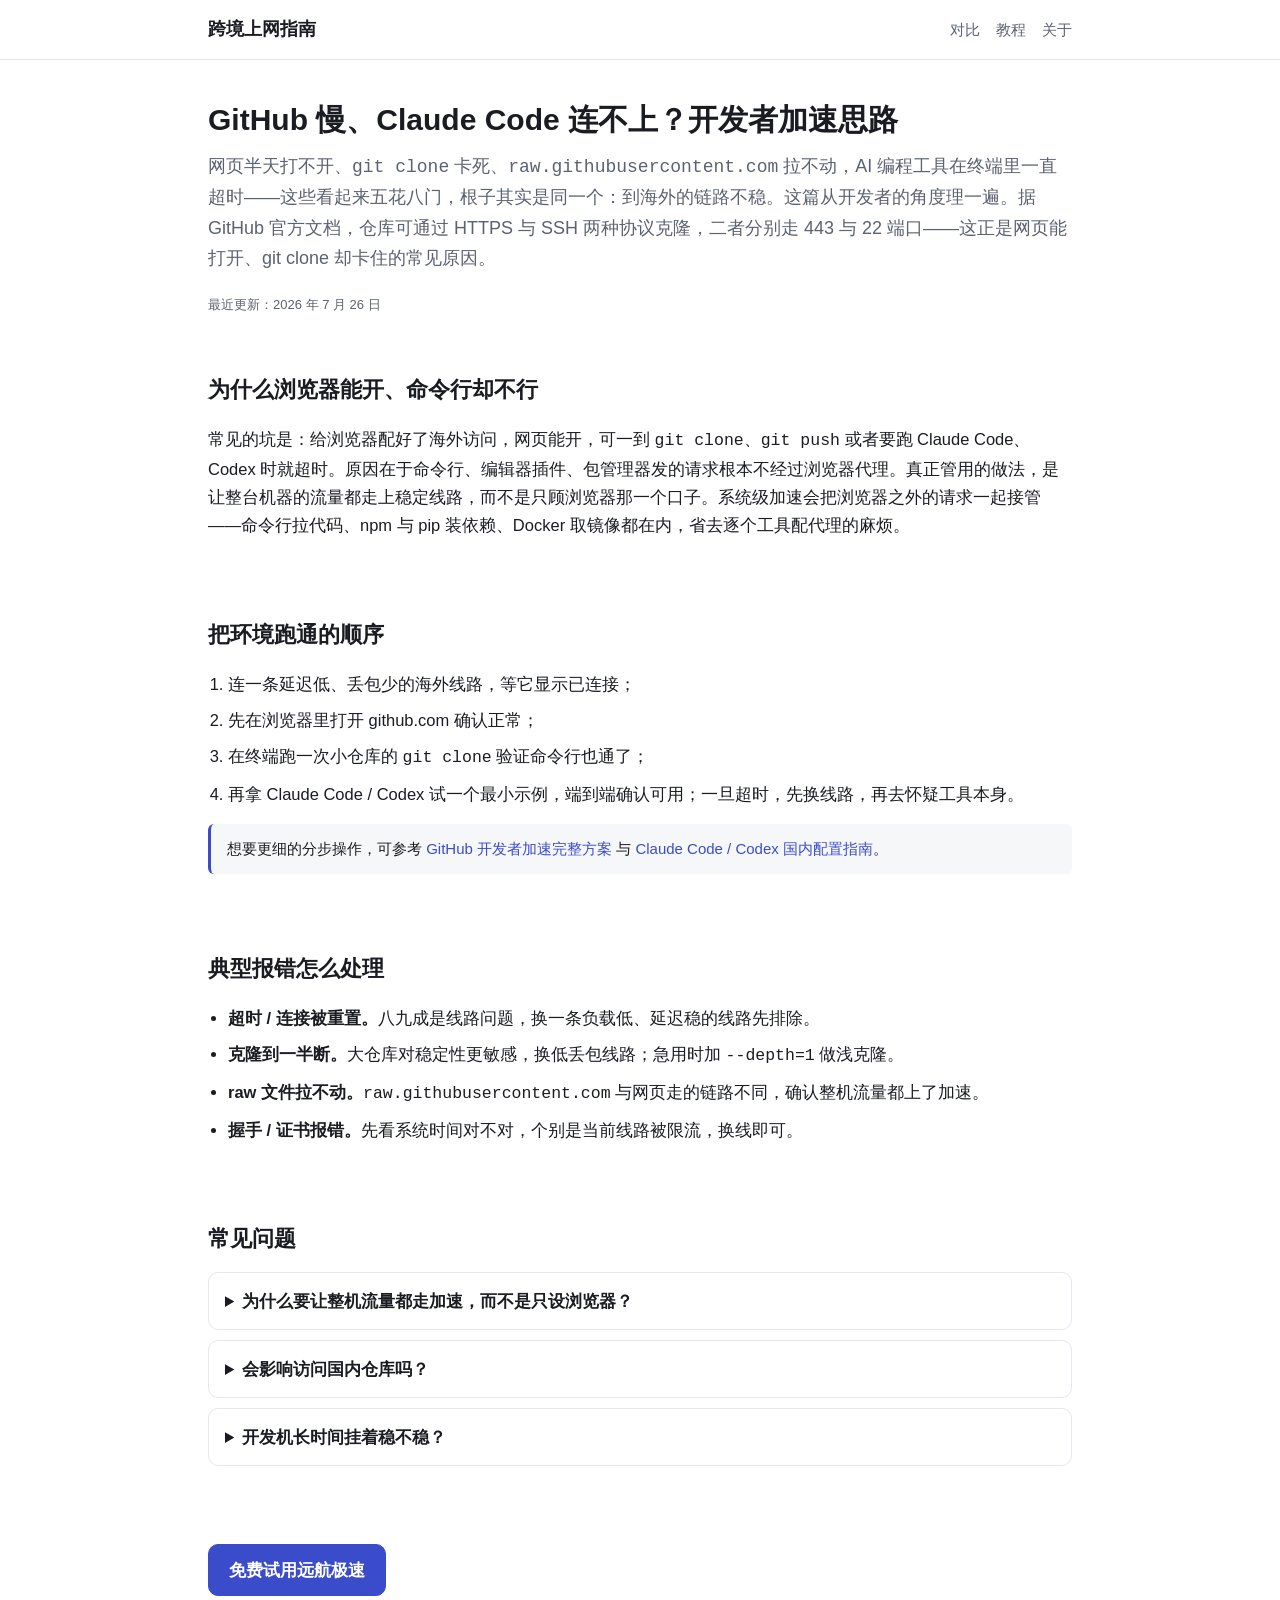
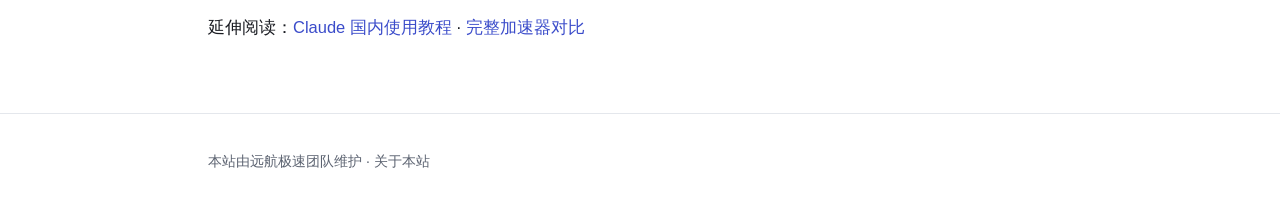
<file: github-dev.html>
<!doctype html>
<html lang="zh-CN">
<head>
<meta charset="utf-8">
<meta name="viewport" content="width=device-width, initial-scale=1">
<title>GitHub 访问慢？开发者加速方案 2026（含 Claude Code / Codex）</title>
<meta name="description" content="GitHub 打不开、git clone 超时、Claude Code / Codex 命令行连不上？本文讲清为什么命令行比浏览器更容易失败，以及怎样让整机流量走上稳定线路。">
<link rel="canonical" href="https://denallim54-alt.github.io/github-dev.html">
<meta property="og:title" content="GitHub 访问慢？开发者加速方案 2026（含 Claude Code）">
<meta property="og:type" content="article">
<meta property="og:url" content="https://denallim54-alt.github.io/github-dev.html">
<link rel="stylesheet" href="style.css">
<script type="application/ld+json">
{ "@context": "https://schema.org", "@type": "Article", "headline": "GitHub 访问慢？开发者加速方案 2026（含 Claude Code / Codex）", "inLanguage": "zh-CN", "mainEntityOfPage": "https://denallim54-alt.github.io/github-dev.html", "dateModified": "2026-07-26" }
</script>
<script type="application/ld+json">
{ "@context": "https://schema.org", "@type": "FAQPage", "mainEntity": [
  { "@type": "Question", "name": "为什么要让整机流量都走加速，而不是只设浏览器？", "acceptedAnswer": { "@type": "Answer", "text": "命令行的 git、包管理器 npm 与 pip、Docker，以及 AI 编程工具，发请求时都绕开浏览器代理；只有系统级加速能一并罩住。" } },
  { "@type": "Question", "name": "会影响访问国内仓库吗？", "acceptedAnswer": { "@type": "Answer", "text": "支持智能分流的客户端可以让国内流量走本地直连、海外流量走加速，两者互不干扰。" } },
  { "@type": "Question", "name": "开发机长时间挂着稳不稳？", "acceptedAnswer": { "@type": "Answer", "text": "选一个对长连接做过优化、断线能自动重连的客户端，适合一开一整天的开发场景。" } }
] }
</script>
</head>
<body>
<header class="site"><div class="wrap"><span class="name">跨境上网指南</span><nav><a href="./">对比</a><a href="index.html#guides">教程</a><a href="about.html">关于</a></nav></div></header>

<main class="wrap">
  <section class="hero">
    <h1>GitHub 慢、Claude Code 连不上？开发者加速思路</h1>
    <p class="lead">网页半天打不开、<code>git clone</code> 卡死、<code>raw.githubusercontent.com</code> 拉不动，AI 编程工具在终端里一直超时——这些看起来五花八门，根子其实是同一个：到海外的链路不稳。这篇从开发者的角度理一遍。据 GitHub 官方文档，仓库可通过 HTTPS 与 SSH 两种协议克隆，二者分别走 443 与 22 端口——这正是网页能打开、git clone 却卡住的常见原因。</p>
    <p class="updated">最近更新：2026 年 7 月 26 日</p>
  </section>

  <section>
    <h2>为什么浏览器能开、命令行却不行</h2>
    <p>常见的坑是：给浏览器配好了海外访问，网页能开，可一到 <code>git clone</code>、<code>git push</code> 或者要跑 Claude Code、Codex 时就超时。原因在于命令行、编辑器插件、包管理器发的请求根本不经过浏览器代理。真正管用的做法，是让整台机器的流量都走上稳定线路，而不是只顾浏览器那一个口子。系统级加速会把浏览器之外的请求一起接管——命令行拉代码、npm 与 pip 装依赖、Docker 取镜像都在内，省去逐个工具配代理的麻烦。</p>
  </section>

  <section>
    <h2>把环境跑通的顺序</h2>
    <ol class="steps">
      <li>连一条延迟低、丢包少的海外线路，等它显示已连接；</li>
      <li>先在浏览器里打开 github.com 确认正常；</li>
      <li>在终端跑一次小仓库的 <code>git clone</code> 验证命令行也通了；</li>
      <li>再拿 Claude Code / Codex 试一个最小示例，端到端确认可用；一旦超时，先换线路，再去怀疑工具本身。</li>
    </ol>
    <div class="callout">想要更细的分步操作，可参考 <a href="https://yhfast.top/zh/blog/github-accel-guide/?c=gh-hub-github-dev" rel="nofollow">GitHub 开发者加速完整方案</a> 与 <a href="https://yhfast.top/zh/blog/claude-code-cn/?c=gh-hub-github-dev" rel="nofollow">Claude Code / Codex 国内配置指南</a>。</div>
  </section>

  <section>
    <h2>典型报错怎么处理</h2>
    <ul class="steps">
      <li><strong>超时 / 连接被重置。</strong>八九成是线路问题，换一条负载低、延迟稳的线路先排除。</li>
      <li><strong>克隆到一半断。</strong>大仓库对稳定性更敏感，换低丢包线路；急用时加 <code>--depth=1</code> 做浅克隆。</li>
      <li><strong>raw 文件拉不动。</strong><code>raw.githubusercontent.com</code> 与网页走的链路不同，确认整机流量都上了加速。</li>
      <li><strong>握手 / 证书报错。</strong>先看系统时间对不对，个别是当前线路被限流，换线即可。</li>
    </ul>
  </section>

  <section>
    <h2>常见问题</h2>
    <details class="faq"><summary>为什么要让整机流量都走加速，而不是只设浏览器？</summary><p>命令行的 git、包管理器 npm 与 pip、Docker，以及 AI 编程工具，发请求时都绕开浏览器代理；只有系统级加速能一并罩住。</p></details>
    <details class="faq"><summary>会影响访问国内仓库吗？</summary><p>支持智能分流的客户端可以让国内流量走本地直连、海外流量走加速，两者互不干扰。</p></details>
    <details class="faq"><summary>开发机长时间挂着稳不稳？</summary><p>选一个对长连接做过优化、断线能自动重连的客户端，适合一开一整天的开发场景。</p></details>
  </section>

  <section>
    <p class="cta-row"><a class="btn" href="https://yhfast.top/zh/download/?c=gh-hub-github-dev" rel="nofollow">免费试用远航极速</a></p>
    <p>延伸阅读：<a href="claude.html">Claude 国内使用教程</a> · <a href="./">完整加速器对比</a></p>
  </section>
</main>

<footer class="site"><div class="wrap"><p>本站由远航极速团队维护 · <a href="about.html">关于本站</a></p></div></footer>
</body>
</html>
</file>
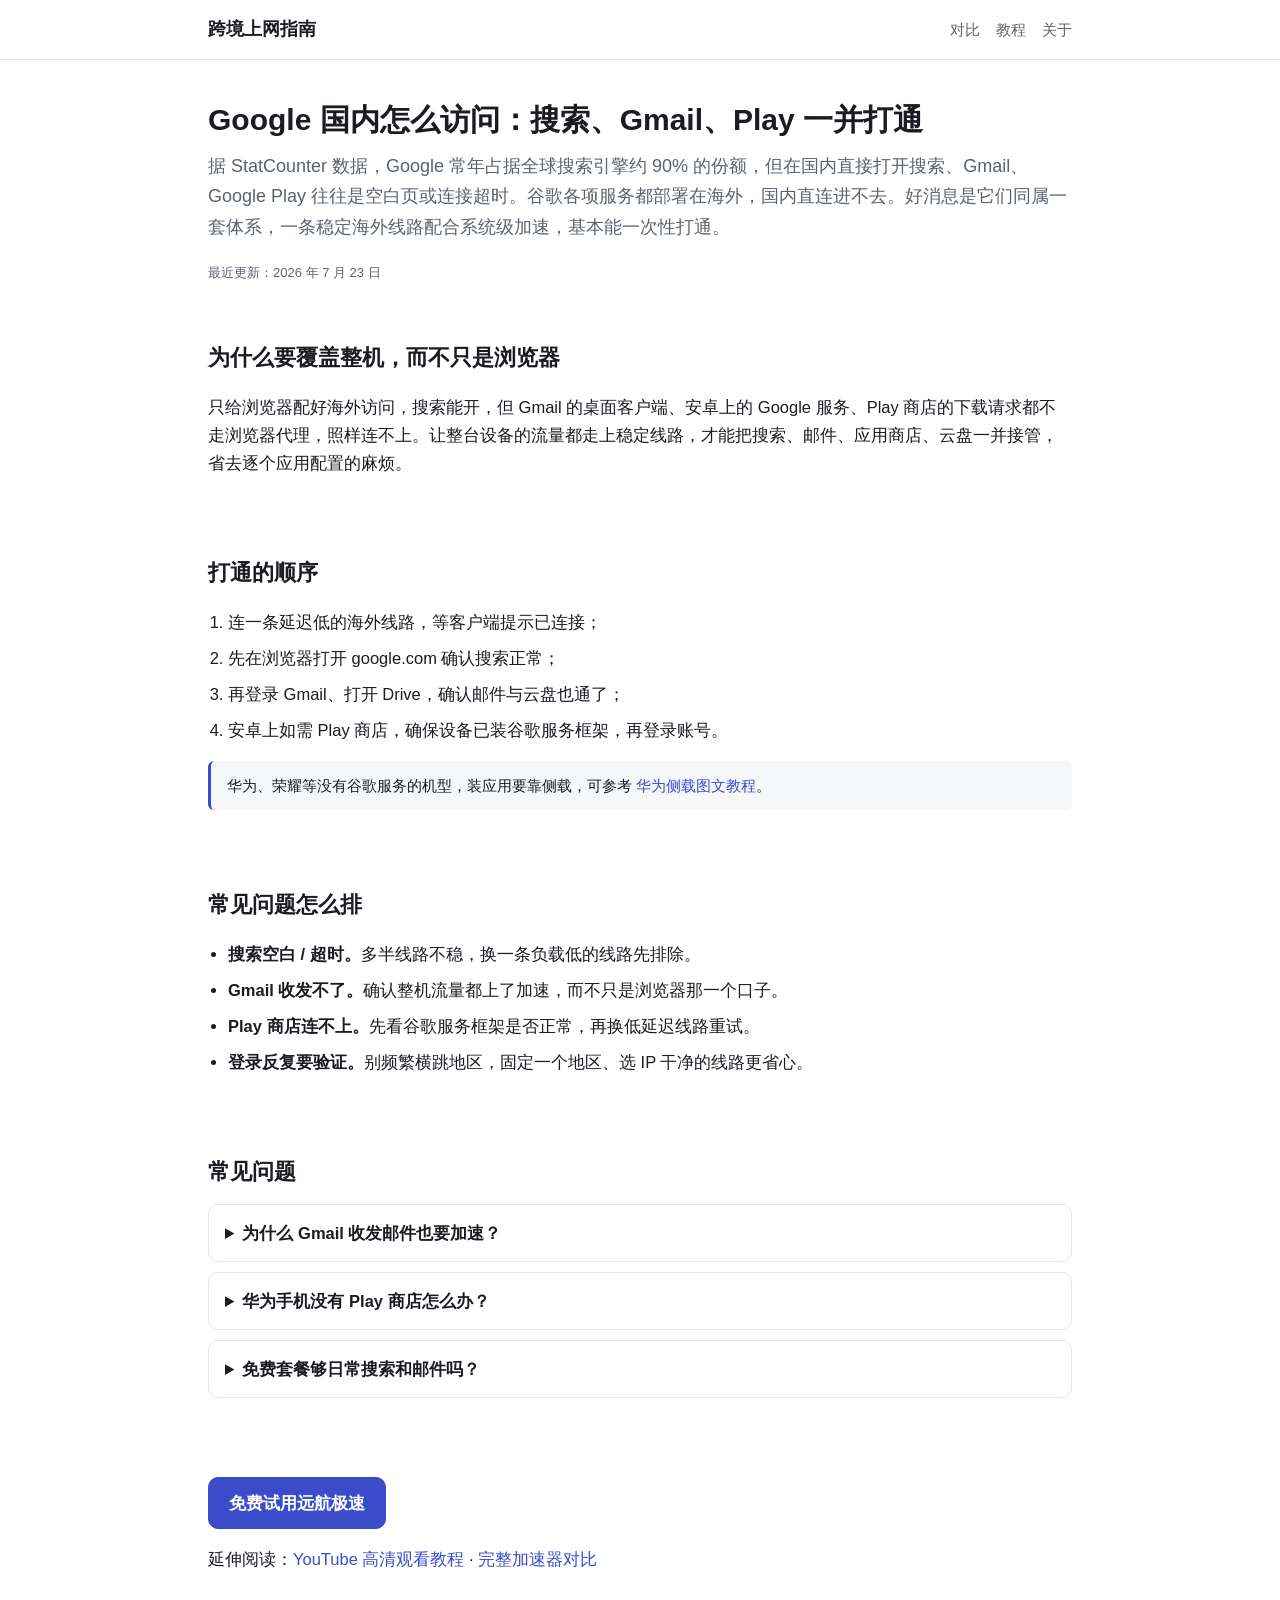
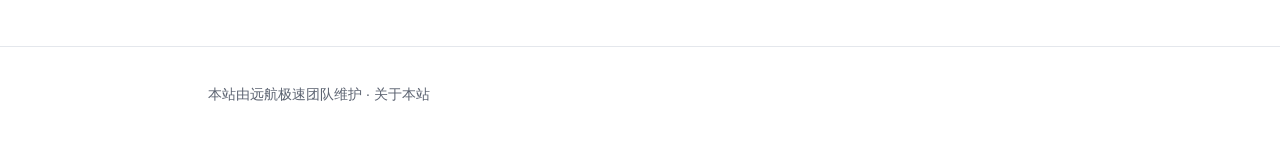
<file: google.html>
<!doctype html>
<html lang="zh-CN">
<head>
<meta charset="utf-8">
<meta name="viewport" content="width=device-width, initial-scale=1">
<title>Google 国内怎么访问？2026 搜索、Gmail、Play 一并打通教程</title>
<meta name="description" content="国内打不开 Google 搜索、Gmail 收不到邮件、Play 商店连不上？本文讲清怎么挑线路、如何一次覆盖谷歌全家桶，帮你稳定搜索收信。">
<link rel="canonical" href="https://denallim54-alt.github.io/google.html">
<meta property="og:title" content="Google 国内怎么访问？2026 搜索/Gmail/Play 教程">
<meta property="og:type" content="article">
<meta property="og:url" content="https://denallim54-alt.github.io/google.html">
<link rel="stylesheet" href="style.css">
<script type="application/ld+json">
{ "@context": "https://schema.org", "@type": "Article", "headline": "Google 国内怎么访问？2026 搜索、Gmail、Play 一并打通教程", "inLanguage": "zh-CN", "mainEntityOfPage": "https://denallim54-alt.github.io/google.html", "dateModified": "2026-07-23" }
</script>
<script type="application/ld+json">
{ "@context": "https://schema.org", "@type": "FAQPage", "mainEntity": [
  { "@type": "Question", "name": "为什么 Gmail 收发邮件也要加速？", "acceptedAnswer": { "@type": "Answer", "text": "Gmail 的服务器同样在海外，和搜索一样得走海外线路；系统级加速能把邮件客户端一并覆盖，不用单独配代理。" } },
  { "@type": "Question", "name": "华为手机没有 Play 商店怎么办？", "acceptedAnswer": { "@type": "Answer", "text": "没有谷歌服务的机型装不了 Play，但可以侧载 APK；先连好线路，再安装即可。" } },
  { "@type": "Question", "name": "免费套餐够日常搜索和邮件吗？", "acceptedAnswer": { "@type": "Answer", "text": "搜索和收发邮件流量都很小，免费套餐足够；看 YouTube、下大文件时才需要带宽更足的线路。" } }
] }
</script>
</head>
<body>
<header class="site"><div class="wrap"><span class="name">跨境上网指南</span><nav><a href="./">对比</a><a href="index.html#guides">教程</a><a href="about.html">关于</a></nav></div></header>

<main class="wrap">
  <section class="hero">
    <h1>Google 国内怎么访问：搜索、Gmail、Play 一并打通</h1>
    <p class="lead">据 StatCounter 数据，Google 常年占据全球搜索引擎约 90% 的份额，但在国内直接打开搜索、Gmail、Google Play 往往是空白页或连接超时。谷歌各项服务都部署在海外，国内直连进不去。好消息是它们同属一套体系，一条稳定海外线路配合系统级加速，基本能一次性打通。</p>
    <p class="updated">最近更新：2026 年 7 月 23 日</p>
  </section>

  <section>
    <h2>为什么要覆盖整机，而不只是浏览器</h2>
    <p>只给浏览器配好海外访问，搜索能开，但 Gmail 的桌面客户端、安卓上的 Google 服务、Play 商店的下载请求都不走浏览器代理，照样连不上。让整台设备的流量都走上稳定线路，才能把搜索、邮件、应用商店、云盘一并接管，省去逐个应用配置的麻烦。</p>
  </section>

  <section>
    <h2>打通的顺序</h2>
    <ol class="steps">
      <li>连一条延迟低的海外线路，等客户端提示已连接；</li>
      <li>先在浏览器打开 google.com 确认搜索正常；</li>
      <li>再登录 Gmail、打开 Drive，确认邮件与云盘也通了；</li>
      <li>安卓上如需 Play 商店，确保设备已装谷歌服务框架，再登录账号。</li>
    </ol>
    <div class="callout">华为、荣耀等没有谷歌服务的机型，装应用要靠侧载，可参考 <a href="https://yhfast.top/zh/blog/huawei-install/?c=gh-hub-google" rel="nofollow">华为侧载图文教程</a>。</div>
  </section>

  <section>
    <h2>常见问题怎么排</h2>
    <ul class="steps">
      <li><strong>搜索空白 / 超时。</strong>多半线路不稳，换一条负载低的线路先排除。</li>
      <li><strong>Gmail 收发不了。</strong>确认整机流量都上了加速，而不只是浏览器那一个口子。</li>
      <li><strong>Play 商店连不上。</strong>先看谷歌服务框架是否正常，再换低延迟线路重试。</li>
      <li><strong>登录反复要验证。</strong>别频繁横跳地区，固定一个地区、选 IP 干净的线路更省心。</li>
    </ul>
  </section>

  <section>
    <h2>常见问题</h2>
    <details class="faq"><summary>为什么 Gmail 收发邮件也要加速？</summary><p>Gmail 的服务器同样在海外，和搜索一样得走海外线路；系统级加速能把邮件客户端一并覆盖，不用单独配代理。</p></details>
    <details class="faq"><summary>华为手机没有 Play 商店怎么办？</summary><p>没有谷歌服务的机型装不了 Play，但可以侧载 APK；先连好线路，再安装即可。</p></details>
    <details class="faq"><summary>免费套餐够日常搜索和邮件吗？</summary><p>搜索和收发邮件流量都很小，免费套餐足够；看 YouTube、下大文件时才需要带宽更足的线路。</p></details>
  </section>

  <section>
    <p class="cta-row"><a class="btn" href="https://yhfast.top/zh/download/?c=gh-hub-google" rel="nofollow">免费试用远航极速</a></p>
    <p>延伸阅读：<a href="youtube.html">YouTube 高清观看教程</a> · <a href="./">完整加速器对比</a></p>
  </section>
</main>

<footer class="site"><div class="wrap"><p>本站由远航极速团队维护 · <a href="about.html">关于本站</a></p></div></footer>
</body>
</html>
</file>
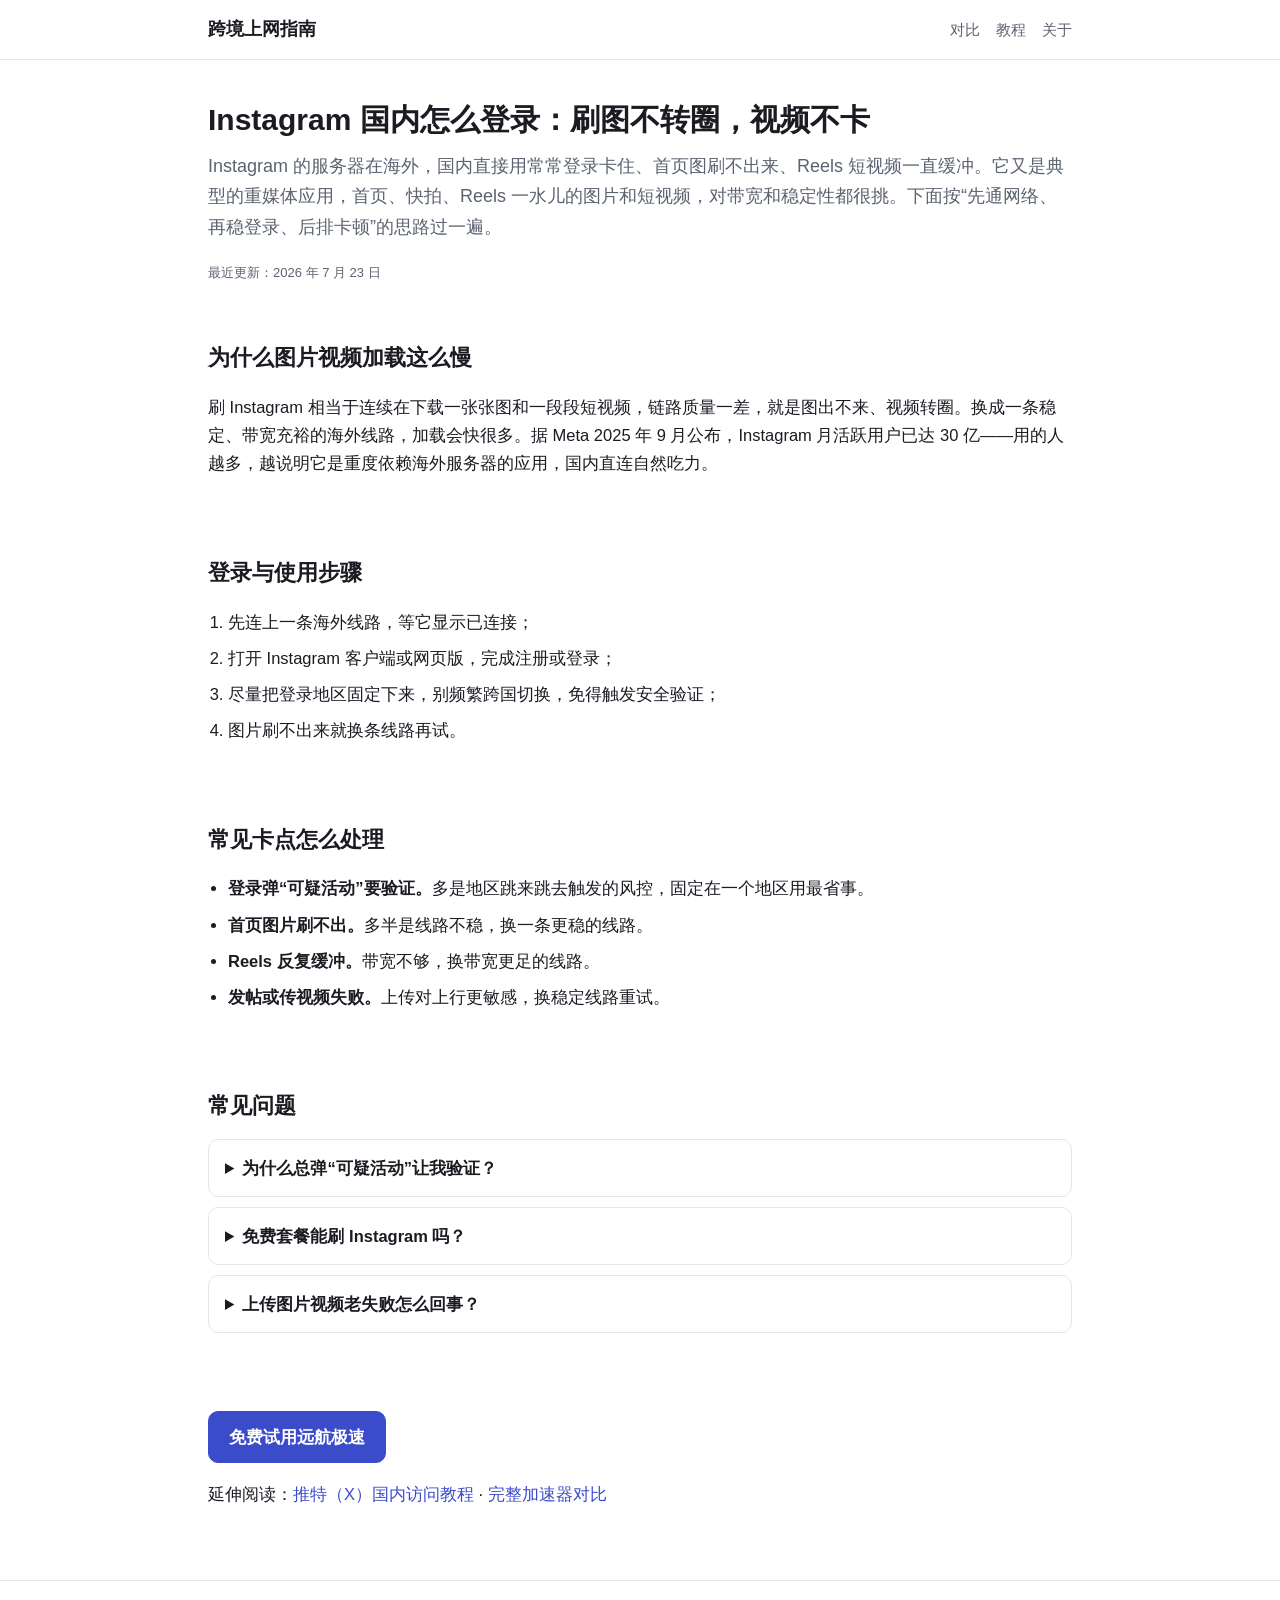
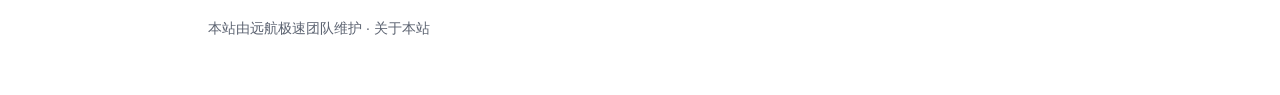
<file: instagram.html>
<!doctype html>
<html lang="zh-CN">
<head>
<meta charset="utf-8">
<meta name="viewport" content="width=device-width, initial-scale=1">
<title>Instagram 国内怎么登录？2026 注册、刷图与视频不卡教程</title>
<meta name="description" content="国内用 Instagram 登录不上、首页刷不出图、Reels 一直缓冲？本文讲清怎么挑线路、如何减少验证弹窗、卡顿怎么排，帮你顺畅刷图刷视频。">
<link rel="canonical" href="https://denallim54-alt.github.io/instagram.html">
<meta property="og:title" content="Instagram 国内怎么登录？2026 使用教程">
<meta property="og:type" content="article">
<meta property="og:url" content="https://denallim54-alt.github.io/instagram.html">
<link rel="stylesheet" href="style.css">
<script type="application/ld+json">
{ "@context": "https://schema.org", "@type": "Article", "headline": "Instagram 国内怎么登录？2026 注册、刷图与视频不卡教程", "inLanguage": "zh-CN", "mainEntityOfPage": "https://denallim54-alt.github.io/instagram.html", "dateModified": "2026-07-23" }
</script>
<script type="application/ld+json">
{ "@context": "https://schema.org", "@type": "FAQPage", "mainEntity": [
  { "@type": "Question", "name": "为什么总弹“可疑活动”让我验证？", "acceptedAnswer": { "@type": "Answer", "text": "登录地区频繁横跳最容易触发风控。固定一个地区长期用，并挑 IP 质量好的线路，验证弹窗会明显减少。" } },
  { "@type": "Question", "name": "免费套餐能刷 Instagram 吗？", "acceptedAnswer": { "@type": "Answer", "text": "偶尔刷刷用免费套餐先体验着就行；经常看 Reels 高清短视频时，换带宽更足的线路会更顺。" } },
  { "@type": "Question", "name": "上传图片视频老失败怎么回事？", "acceptedAnswer": { "@type": "Answer", "text": "上传吃上行带宽和稳定性，换一条稳定线路重试通常就好。" } }
] }
</script>
</head>
<body>
<header class="site"><div class="wrap"><span class="name">跨境上网指南</span><nav><a href="./">对比</a><a href="index.html#guides">教程</a><a href="about.html">关于</a></nav></div></header>

<main class="wrap">
  <section class="hero">
    <h1>Instagram 国内怎么登录：刷图不转圈，视频不卡</h1>
    <p class="lead">Instagram 的服务器在海外，国内直接用常常登录卡住、首页图刷不出来、Reels 短视频一直缓冲。它又是典型的重媒体应用，首页、快拍、Reels 一水儿的图片和短视频，对带宽和稳定性都很挑。下面按“先通网络、再稳登录、后排卡顿”的思路过一遍。</p>
    <p class="updated">最近更新：2026 年 7 月 23 日</p>
  </section>

  <section>
    <h2>为什么图片视频加载这么慢</h2>
    <p>刷 Instagram 相当于连续在下载一张张图和一段段短视频，链路质量一差，就是图出不来、视频转圈。换成一条稳定、带宽充裕的海外线路，加载会快很多。据 Meta 2025 年 9 月公布，Instagram 月活跃用户已达 30 亿——用的人越多，越说明它是重度依赖海外服务器的应用，国内直连自然吃力。</p>
  </section>

  <section>
    <h2>登录与使用步骤</h2>
    <ol class="steps">
      <li>先连上一条海外线路，等它显示已连接；</li>
      <li>打开 Instagram 客户端或网页版，完成注册或登录；</li>
      <li>尽量把登录地区固定下来，别频繁跨国切换，免得触发安全验证；</li>
      <li>图片刷不出来就换条线路再试。</li>
    </ol>
  </section>

  <section>
    <h2>常见卡点怎么处理</h2>
    <ul class="steps">
      <li><strong>登录弹“可疑活动”要验证。</strong>多是地区跳来跳去触发的风控，固定在一个地区用最省事。</li>
      <li><strong>首页图片刷不出。</strong>多半是线路不稳，换一条更稳的线路。</li>
      <li><strong>Reels 反复缓冲。</strong>带宽不够，换带宽更足的线路。</li>
      <li><strong>发帖或传视频失败。</strong>上传对上行更敏感，换稳定线路重试。</li>
    </ul>
  </section>

  <section>
    <h2>常见问题</h2>
    <details class="faq"><summary>为什么总弹“可疑活动”让我验证？</summary><p>登录地区频繁横跳最容易触发风控。固定一个地区长期用，并挑 IP 质量好的线路，验证弹窗会明显减少。</p></details>
    <details class="faq"><summary>免费套餐能刷 Instagram 吗？</summary><p>偶尔刷刷用免费套餐先体验着就行；经常看 Reels 高清短视频时，换带宽更足的线路会更顺。</p></details>
    <details class="faq"><summary>上传图片视频老失败怎么回事？</summary><p>上传吃上行带宽和稳定性，换一条稳定线路重试通常就好。</p></details>
  </section>

  <section>
    <p class="cta-row"><a class="btn" href="https://yhfast.top/zh/download/?c=gh-hub-instagram" rel="nofollow">免费试用远航极速</a></p>
    <p>延伸阅读：<a href="twitter.html">推特（X）国内访问教程</a> · <a href="./">完整加速器对比</a></p>
  </section>
</main>

<footer class="site"><div class="wrap"><p>本站由远航极速团队维护 · <a href="about.html">关于本站</a></p></div></footer>
</body>
</html>
</file>
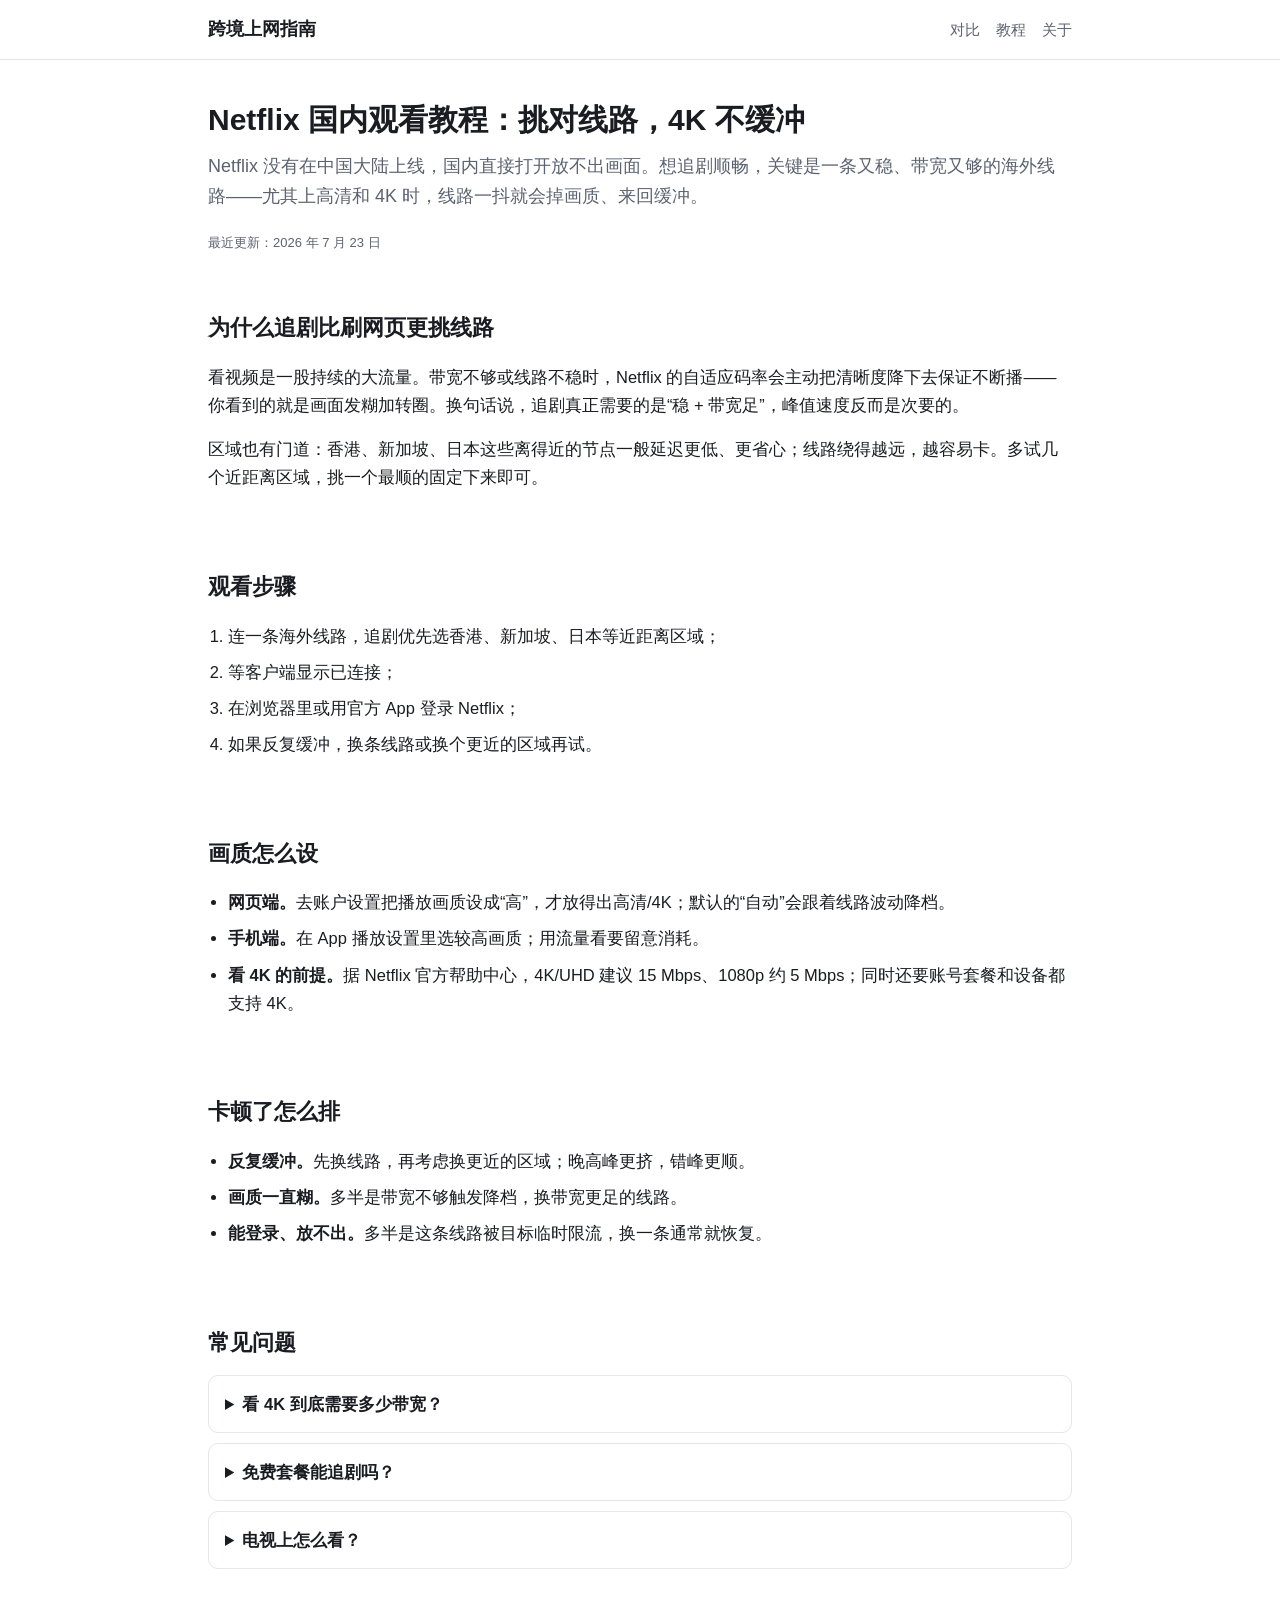
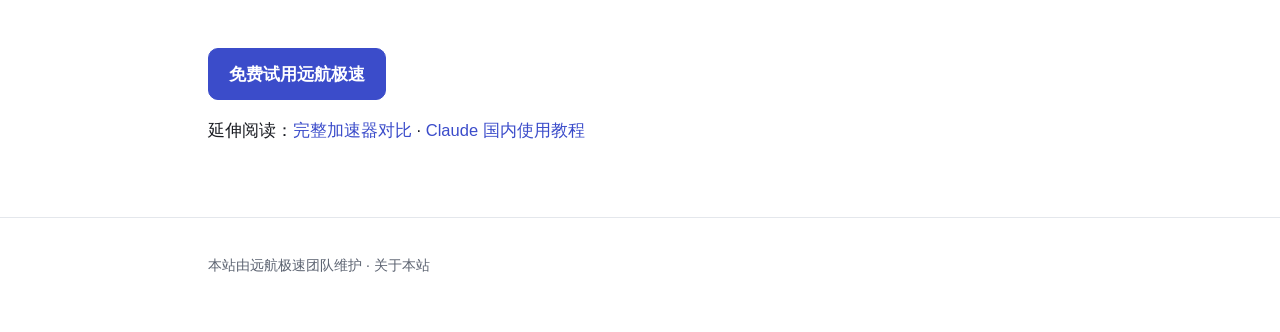
<file: netflix.html>
<!doctype html>
<html lang="zh-CN">
<head>
<meta charset="utf-8">
<meta name="viewport" content="width=device-width, initial-scale=1">
<title>Netflix 国内观看教程 2026：线路选择与 4K 画质设置</title>
<meta name="description" content="国内如何流畅看 Netflix 奈飞？本文讲清区域怎么挑、画质怎么设、卡顿怎么排查，以及看 4K 到底需要多少带宽。">
<link rel="canonical" href="https://denallim54-alt.github.io/netflix.html">
<meta property="og:title" content="Netflix 国内观看教程 2026：线路选择与 4K 画质">
<meta property="og:type" content="article">
<meta property="og:url" content="https://denallim54-alt.github.io/netflix.html">
<link rel="stylesheet" href="style.css">
<script type="application/ld+json">
{ "@context": "https://schema.org", "@type": "Article", "headline": "Netflix 国内观看教程 2026：线路选择与 4K 画质设置", "inLanguage": "zh-CN", "mainEntityOfPage": "https://denallim54-alt.github.io/netflix.html", "dateModified": "2026-07-23" }
</script>
<script type="application/ld+json">
{ "@context": "https://schema.org", "@type": "FAQPage", "mainEntity": [
  { "@type": "Question", "name": "看 4K 到底需要多少带宽？", "acceptedAnswer": { "@type": "Answer", "text": "据 Netflix 官方帮助中心，4K/UHD 建议 15 Mbps、1080p 约 5 Mbps；此外还要账号套餐支持 4K、设备支持 4K，三者缺一不可。" } },
  { "@type": "Question", "name": "免费套餐能追剧吗？", "acceptedAnswer": { "@type": "Answer", "text": "可以先用免费套餐确认线路稳不稳；长期追高清剧，建议换到带宽更足的线路。" } },
  { "@type": "Question", "name": "电视上怎么看？", "acceptedAnswer": { "@type": "Answer", "text": "手机连好线路后即可直接看；电视端建议用支持的机顶盒/设备，或通过手机开热点的方式。" } }
] }
</script>
</head>
<body>
<header class="site"><div class="wrap"><span class="name">跨境上网指南</span><nav><a href="./">对比</a><a href="index.html#guides">教程</a><a href="about.html">关于</a></nav></div></header>

<main class="wrap">
  <section class="hero">
    <h1>Netflix 国内观看教程：挑对线路，4K 不缓冲</h1>
    <p class="lead">Netflix 没有在中国大陆上线，国内直接打开放不出画面。想追剧顺畅，关键是一条又稳、带宽又够的海外线路——尤其上高清和 4K 时，线路一抖就会掉画质、来回缓冲。</p>
    <p class="updated">最近更新：2026 年 7 月 23 日</p>
  </section>

  <section>
    <h2>为什么追剧比刷网页更挑线路</h2>
    <p>看视频是一股持续的大流量。带宽不够或线路不稳时，Netflix 的自适应码率会主动把清晰度降下去保证不断播——你看到的就是画面发糊加转圈。换句话说，追剧真正需要的是“稳 + 带宽足”，峰值速度反而是次要的。</p>
    <p>区域也有门道：香港、新加坡、日本这些离得近的节点一般延迟更低、更省心；线路绕得越远，越容易卡。多试几个近距离区域，挑一个最顺的固定下来即可。</p>
  </section>

  <section>
    <h2>观看步骤</h2>
    <ol class="steps">
      <li>连一条海外线路，追剧优先选香港、新加坡、日本等近距离区域；</li>
      <li>等客户端显示已连接；</li>
      <li>在浏览器里或用官方 App 登录 Netflix；</li>
      <li>如果反复缓冲，换条线路或换个更近的区域再试。</li>
    </ol>
  </section>

  <section>
    <h2>画质怎么设</h2>
    <ul class="steps">
      <li><strong>网页端。</strong>去账户设置把播放画质设成“高”，才放得出高清/4K；默认的“自动”会跟着线路波动降档。</li>
      <li><strong>手机端。</strong>在 App 播放设置里选较高画质；用流量看要留意消耗。</li>
      <li><strong>看 4K 的前提。</strong>据 Netflix 官方帮助中心，4K/UHD 建议 15 Mbps、1080p 约 5 Mbps；同时还要账号套餐和设备都支持 4K。</li>
    </ul>
  </section>

  <section>
    <h2>卡顿了怎么排</h2>
    <ul class="steps">
      <li><strong>反复缓冲。</strong>先换线路，再考虑换更近的区域；晚高峰更挤，错峰更顺。</li>
      <li><strong>画质一直糊。</strong>多半是带宽不够触发降档，换带宽更足的线路。</li>
      <li><strong>能登录、放不出。</strong>多半是这条线路被目标临时限流，换一条通常就恢复。</li>
    </ul>
  </section>

  <section>
    <h2>常见问题</h2>
    <details class="faq"><summary>看 4K 到底需要多少带宽？</summary><p>据 Netflix 官方帮助中心，4K/UHD 建议 15 Mbps、1080p 约 5 Mbps；此外还要账号套餐支持 4K、设备支持 4K，三者缺一不可。</p></details>
    <details class="faq"><summary>免费套餐能追剧吗？</summary><p>可以先用免费套餐确认线路稳不稳；长期追高清剧，建议换到带宽更足的线路。</p></details>
    <details class="faq"><summary>电视上怎么看？</summary><p>手机连好线路后即可直接看；电视端建议用支持的机顶盒/设备，或通过手机开热点的方式。</p></details>
  </section>

  <section>
    <p class="cta-row"><a class="btn" href="https://yhfast.top/zh/download/?c=gh-hub-netflix" rel="nofollow">免费试用远航极速</a></p>
    <p>延伸阅读：<a href="./">完整加速器对比</a> · <a href="claude.html">Claude 国内使用教程</a></p>
  </section>
</main>

<footer class="site"><div class="wrap"><p>本站由远航极速团队维护 · <a href="about.html">关于本站</a></p></div></footer>
</body>
</html>
</file>
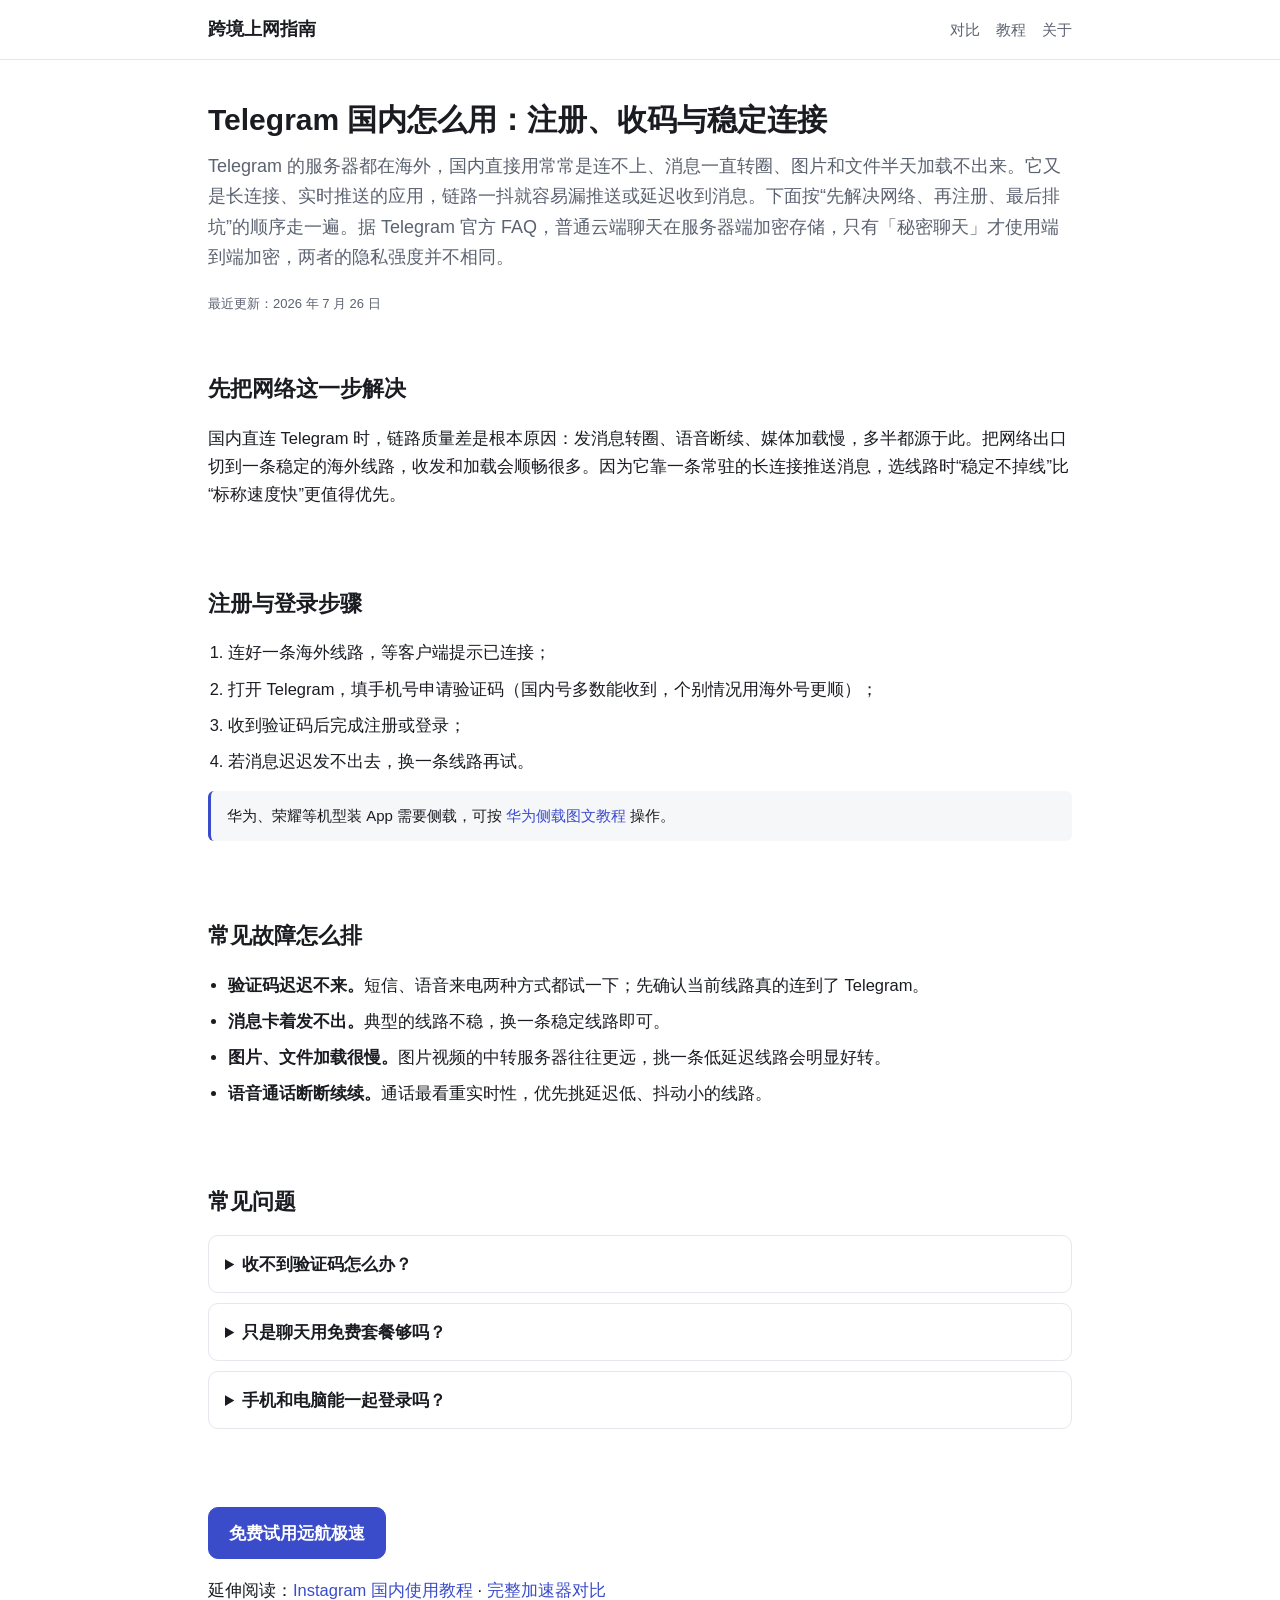
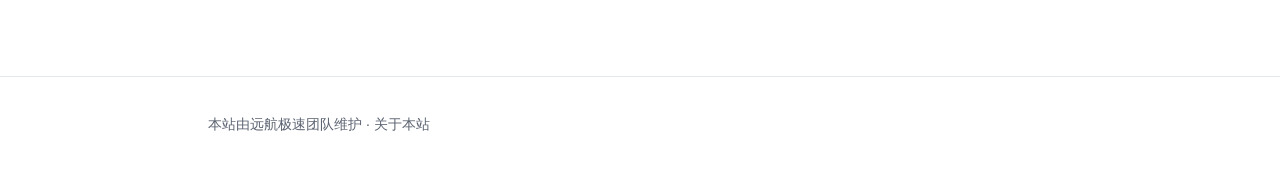
<file: telegram.html>
<!doctype html>
<html lang="zh-CN">
<head>
<meta charset="utf-8">
<meta name="viewport" content="width=device-width, initial-scale=1">
<title>Telegram 国内怎么用？2026 注册、收码与稳定连接教程</title>
<meta name="description" content="国内用 Telegram 连不上、消息转圈、收不到验证码？本文按注册、收码、加速、排查的顺序讲清楚，帮你顺畅收发消息。">
<link rel="canonical" href="https://denallim54-alt.github.io/telegram.html">
<meta property="og:title" content="Telegram 国内怎么用？2026 注册与稳定连接教程">
<meta property="og:type" content="article">
<meta property="og:url" content="https://denallim54-alt.github.io/telegram.html">
<link rel="stylesheet" href="style.css">
<script type="application/ld+json">
{ "@context": "https://schema.org", "@type": "Article", "headline": "Telegram 国内怎么用？2026 注册、收码与稳定连接教程", "inLanguage": "zh-CN", "mainEntityOfPage": "https://denallim54-alt.github.io/telegram.html", "dateModified": "2026-07-26" }
</script>
<script type="application/ld+json">
{ "@context": "https://schema.org", "@type": "FAQPage", "mainEntity": [
  { "@type": "Question", "name": "收不到验证码怎么办？", "acceptedAnswer": { "@type": "Answer", "text": "先确认这条线路能连上 Telegram；短信收不到时改用语音来电验证，或换一条线路等一两分钟再试，通常就能解决。" } },
  { "@type": "Question", "name": "只是聊天用免费套餐够吗？", "acceptedAnswer": { "@type": "Answer", "text": "纯文字消息几乎不占流量，免费套餐足够；经常发大文件、刷频道里的高清视频时，再换带宽更足的线路。" } },
  { "@type": "Question", "name": "手机和电脑能一起登录吗？", "acceptedAnswer": { "@type": "Answer", "text": "能，Telegram 支持多端同步；电脑端用系统级加速覆盖后，收发一样及时。" } }
] }
</script>
</head>
<body>
<header class="site"><div class="wrap"><span class="name">跨境上网指南</span><nav><a href="./">对比</a><a href="index.html#guides">教程</a><a href="about.html">关于</a></nav></div></header>

<main class="wrap">
  <section class="hero">
    <h1>Telegram 国内怎么用：注册、收码与稳定连接</h1>
    <p class="lead">Telegram 的服务器都在海外，国内直接用常常是连不上、消息一直转圈、图片和文件半天加载不出来。它又是长连接、实时推送的应用，链路一抖就容易漏推送或延迟收到消息。下面按“先解决网络、再注册、最后排坑”的顺序走一遍。据 Telegram 官方 FAQ，普通云端聊天在服务器端加密存储，只有「秘密聊天」才使用端到端加密，两者的隐私强度并不相同。</p>
    <p class="updated">最近更新：2026 年 7 月 26 日</p>
  </section>

  <section>
    <h2>先把网络这一步解决</h2>
    <p>国内直连 Telegram 时，链路质量差是根本原因：发消息转圈、语音断续、媒体加载慢，多半都源于此。把网络出口切到一条稳定的海外线路，收发和加载会顺畅很多。因为它靠一条常驻的长连接推送消息，选线路时“稳定不掉线”比“标称速度快”更值得优先。</p>
  </section>

  <section>
    <h2>注册与登录步骤</h2>
    <ol class="steps">
      <li>连好一条海外线路，等客户端提示已连接；</li>
      <li>打开 Telegram，填手机号申请验证码（国内号多数能收到，个别情况用海外号更顺）；</li>
      <li>收到验证码后完成注册或登录；</li>
      <li>若消息迟迟发不出去，换一条线路再试。</li>
    </ol>
    <div class="callout">华为、荣耀等机型装 App 需要侧载，可按 <a href="https://yhfast.top/zh/blog/huawei-install/?c=gh-hub-telegram" rel="nofollow">华为侧载图文教程</a> 操作。</div>
  </section>

  <section>
    <h2>常见故障怎么排</h2>
    <ul class="steps">
      <li><strong>验证码迟迟不来。</strong>短信、语音来电两种方式都试一下；先确认当前线路真的连到了 Telegram。</li>
      <li><strong>消息卡着发不出。</strong>典型的线路不稳，换一条稳定线路即可。</li>
      <li><strong>图片、文件加载很慢。</strong>图片视频的中转服务器往往更远，挑一条低延迟线路会明显好转。</li>
      <li><strong>语音通话断断续续。</strong>通话最看重实时性，优先挑延迟低、抖动小的线路。</li>
    </ul>
  </section>

  <section>
    <h2>常见问题</h2>
    <details class="faq"><summary>收不到验证码怎么办？</summary><p>先确认这条线路能连上 Telegram；短信收不到时改用语音来电验证，或换一条线路等一两分钟再试，通常就能解决。</p></details>
    <details class="faq"><summary>只是聊天用免费套餐够吗？</summary><p>纯文字消息几乎不占流量，免费套餐足够；经常发大文件、刷频道里的高清视频时，再换带宽更足的线路。</p></details>
    <details class="faq"><summary>手机和电脑能一起登录吗？</summary><p>能，Telegram 支持多端同步；电脑端用系统级加速覆盖后，收发一样及时。</p></details>
  </section>

  <section>
    <p class="cta-row"><a class="btn" href="https://yhfast.top/zh/download/?c=gh-hub-telegram" rel="nofollow">免费试用远航极速</a></p>
    <p>延伸阅读：<a href="instagram.html">Instagram 国内使用教程</a> · <a href="./">完整加速器对比</a></p>
  </section>
</main>

<footer class="site"><div class="wrap"><p>本站由远航极速团队维护 · <a href="about.html">关于本站</a></p></div></footer>
</body>
</html>
</file>
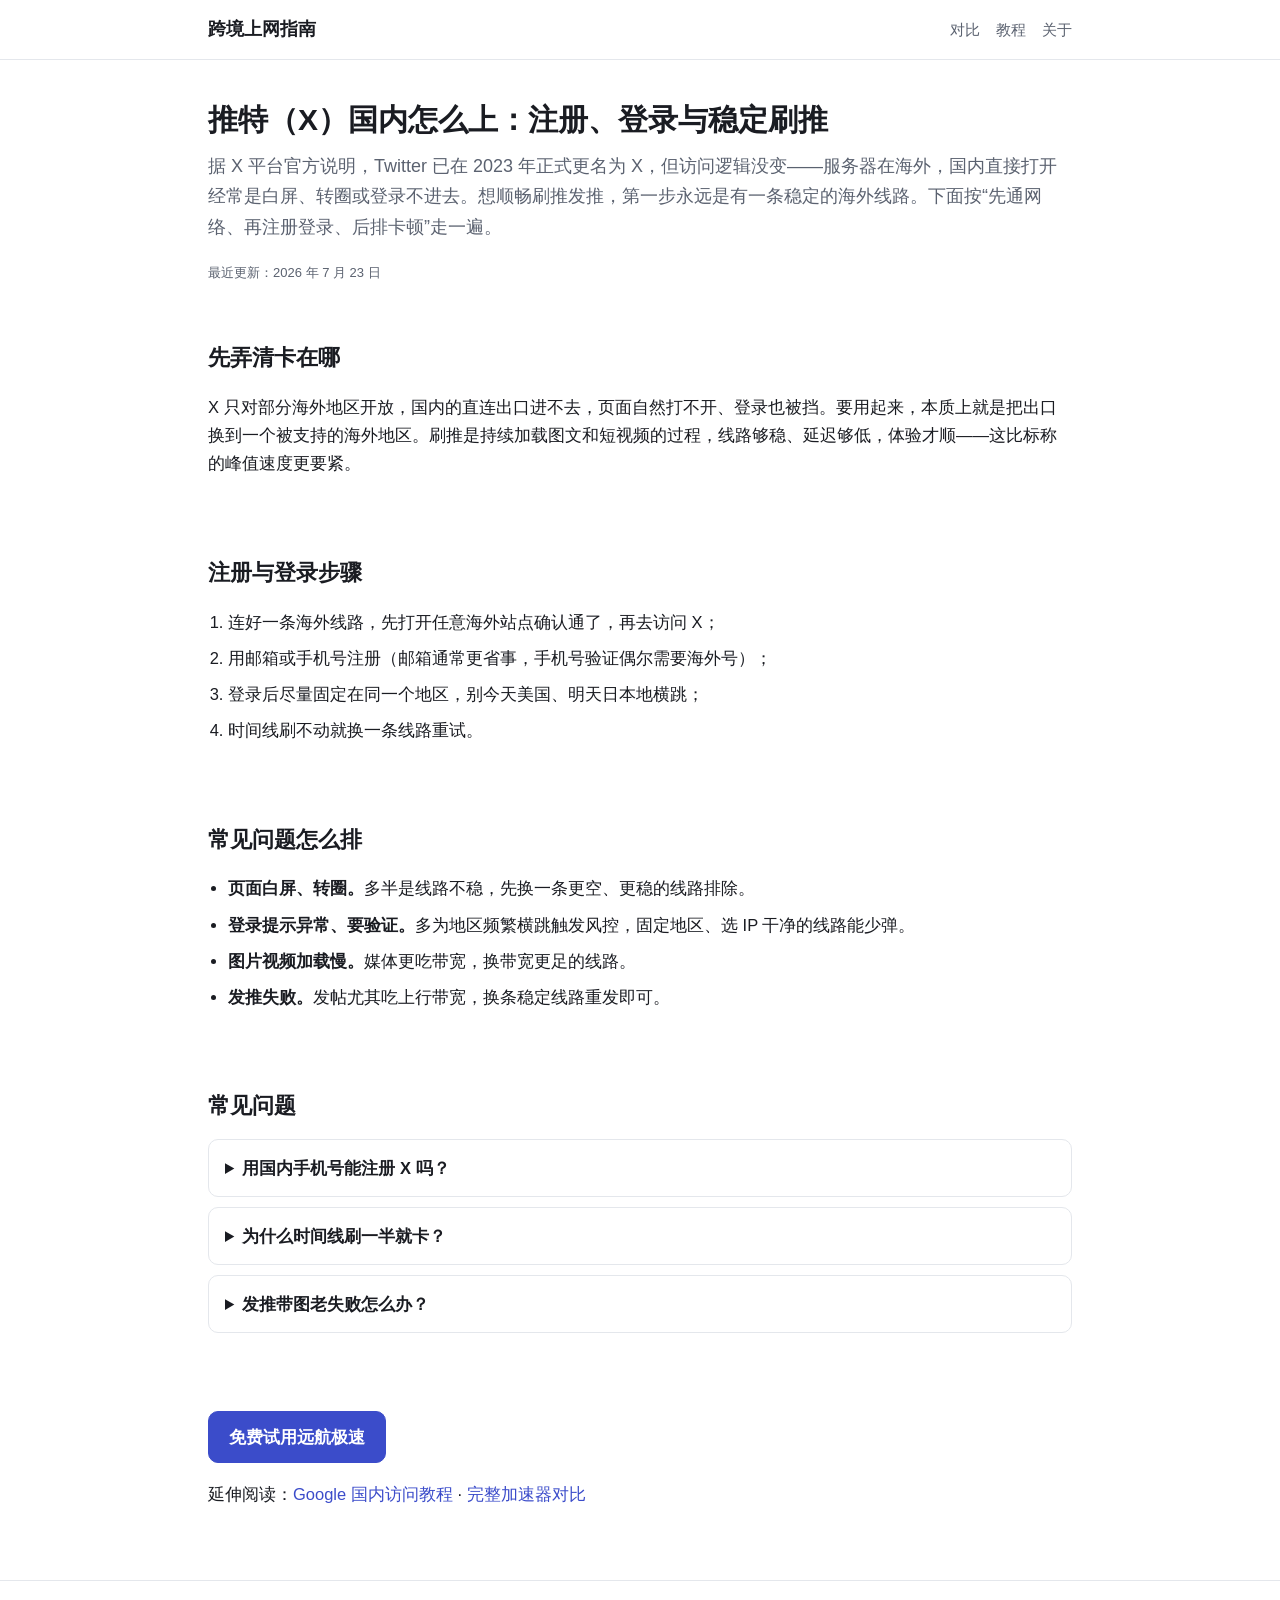
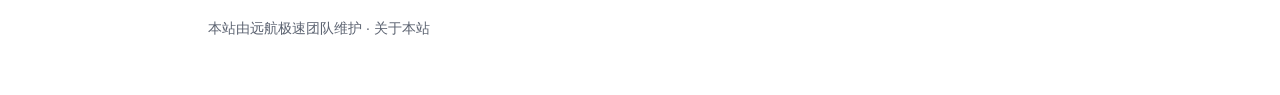
<file: twitter.html>
<!doctype html>
<html lang="zh-CN">
<head>
<meta charset="utf-8">
<meta name="viewport" content="width=device-width, initial-scale=1">
<title>推特（X）国内怎么上？2026 注册、登录与稳定访问教程</title>
<meta name="description" content="国内打不开推特（X）、注册卡在验证、时间线刷不动？本文讲清怎么挑线路、如何注册登录、卡顿怎么排，帮你稳定刷推发推。">
<link rel="canonical" href="https://denallim54-alt.github.io/twitter.html">
<meta property="og:title" content="推特（X）国内怎么上？2026 注册与稳定访问教程">
<meta property="og:type" content="article">
<meta property="og:url" content="https://denallim54-alt.github.io/twitter.html">
<link rel="stylesheet" href="style.css">
<script type="application/ld+json">
{ "@context": "https://schema.org", "@type": "Article", "headline": "推特（X）国内怎么上？2026 注册、登录与稳定访问教程", "inLanguage": "zh-CN", "mainEntityOfPage": "https://denallim54-alt.github.io/twitter.html", "dateModified": "2026-07-23" }
</script>
<script type="application/ld+json">
{ "@context": "https://schema.org", "@type": "FAQPage", "mainEntity": [
  { "@type": "Question", "name": "用国内手机号能注册 X 吗？", "acceptedAnswer": { "@type": "Answer", "text": "一般用邮箱就能注册；手机号验证偶尔卡壳时，换海外号或改用邮箱通常能过。" } },
  { "@type": "Question", "name": "为什么时间线刷一半就卡？", "acceptedAnswer": { "@type": "Answer", "text": "多是线路波动，换一条稳定、延迟低的线路即可；图片视频多的时间线更吃带宽。" } },
  { "@type": "Question", "name": "发推带图老失败怎么办？", "acceptedAnswer": { "@type": "Answer", "text": "上传对上行带宽敏感，换稳定线路重试；实在不行先发纯文字，图片稍后再补。" } }
] }
</script>
</head>
<body>
<header class="site"><div class="wrap"><span class="name">跨境上网指南</span><nav><a href="./">对比</a><a href="index.html#guides">教程</a><a href="about.html">关于</a></nav></div></header>

<main class="wrap">
  <section class="hero">
    <h1>推特（X）国内怎么上：注册、登录与稳定刷推</h1>
    <p class="lead">据 X 平台官方说明，Twitter 已在 2023 年正式更名为 X，但访问逻辑没变——服务器在海外，国内直接打开经常是白屏、转圈或登录不进去。想顺畅刷推发推，第一步永远是有一条稳定的海外线路。下面按“先通网络、再注册登录、后排卡顿”走一遍。</p>
    <p class="updated">最近更新：2026 年 7 月 23 日</p>
  </section>

  <section>
    <h2>先弄清卡在哪</h2>
    <p>X 只对部分海外地区开放，国内的直连出口进不去，页面自然打不开、登录也被挡。要用起来，本质上就是把出口换到一个被支持的海外地区。刷推是持续加载图文和短视频的过程，线路够稳、延迟够低，体验才顺——这比标称的峰值速度更要紧。</p>
  </section>

  <section>
    <h2>注册与登录步骤</h2>
    <ol class="steps">
      <li>连好一条海外线路，先打开任意海外站点确认通了，再去访问 X；</li>
      <li>用邮箱或手机号注册（邮箱通常更省事，手机号验证偶尔需要海外号）；</li>
      <li>登录后尽量固定在同一个地区，别今天美国、明天日本地横跳；</li>
      <li>时间线刷不动就换一条线路重试。</li>
    </ol>
  </section>

  <section>
    <h2>常见问题怎么排</h2>
    <ul class="steps">
      <li><strong>页面白屏、转圈。</strong>多半是线路不稳，先换一条更空、更稳的线路排除。</li>
      <li><strong>登录提示异常、要验证。</strong>多为地区频繁横跳触发风控，固定地区、选 IP 干净的线路能少弹。</li>
      <li><strong>图片视频加载慢。</strong>媒体更吃带宽，换带宽更足的线路。</li>
      <li><strong>发推失败。</strong>发帖尤其吃上行带宽，换条稳定线路重发即可。</li>
    </ul>
  </section>

  <section>
    <h2>常见问题</h2>
    <details class="faq"><summary>用国内手机号能注册 X 吗？</summary><p>一般用邮箱就能注册；手机号验证偶尔卡壳时，换海外号或改用邮箱通常能过。</p></details>
    <details class="faq"><summary>为什么时间线刷一半就卡？</summary><p>多是线路波动，换一条稳定、延迟低的线路即可；图片视频多的时间线更吃带宽。</p></details>
    <details class="faq"><summary>发推带图老失败怎么办？</summary><p>上传对上行带宽敏感，换稳定线路重试；实在不行先发纯文字，图片稍后再补。</p></details>
  </section>

  <section>
    <p class="cta-row"><a class="btn" href="https://yhfast.top/zh/download/?c=gh-hub-twitter" rel="nofollow">免费试用远航极速</a></p>
    <p>延伸阅读：<a href="google.html">Google 国内访问教程</a> · <a href="./">完整加速器对比</a></p>
  </section>
</main>

<footer class="site"><div class="wrap"><p>本站由远航极速团队维护 · <a href="about.html">关于本站</a></p></div></footer>
</body>
</html>
</file>
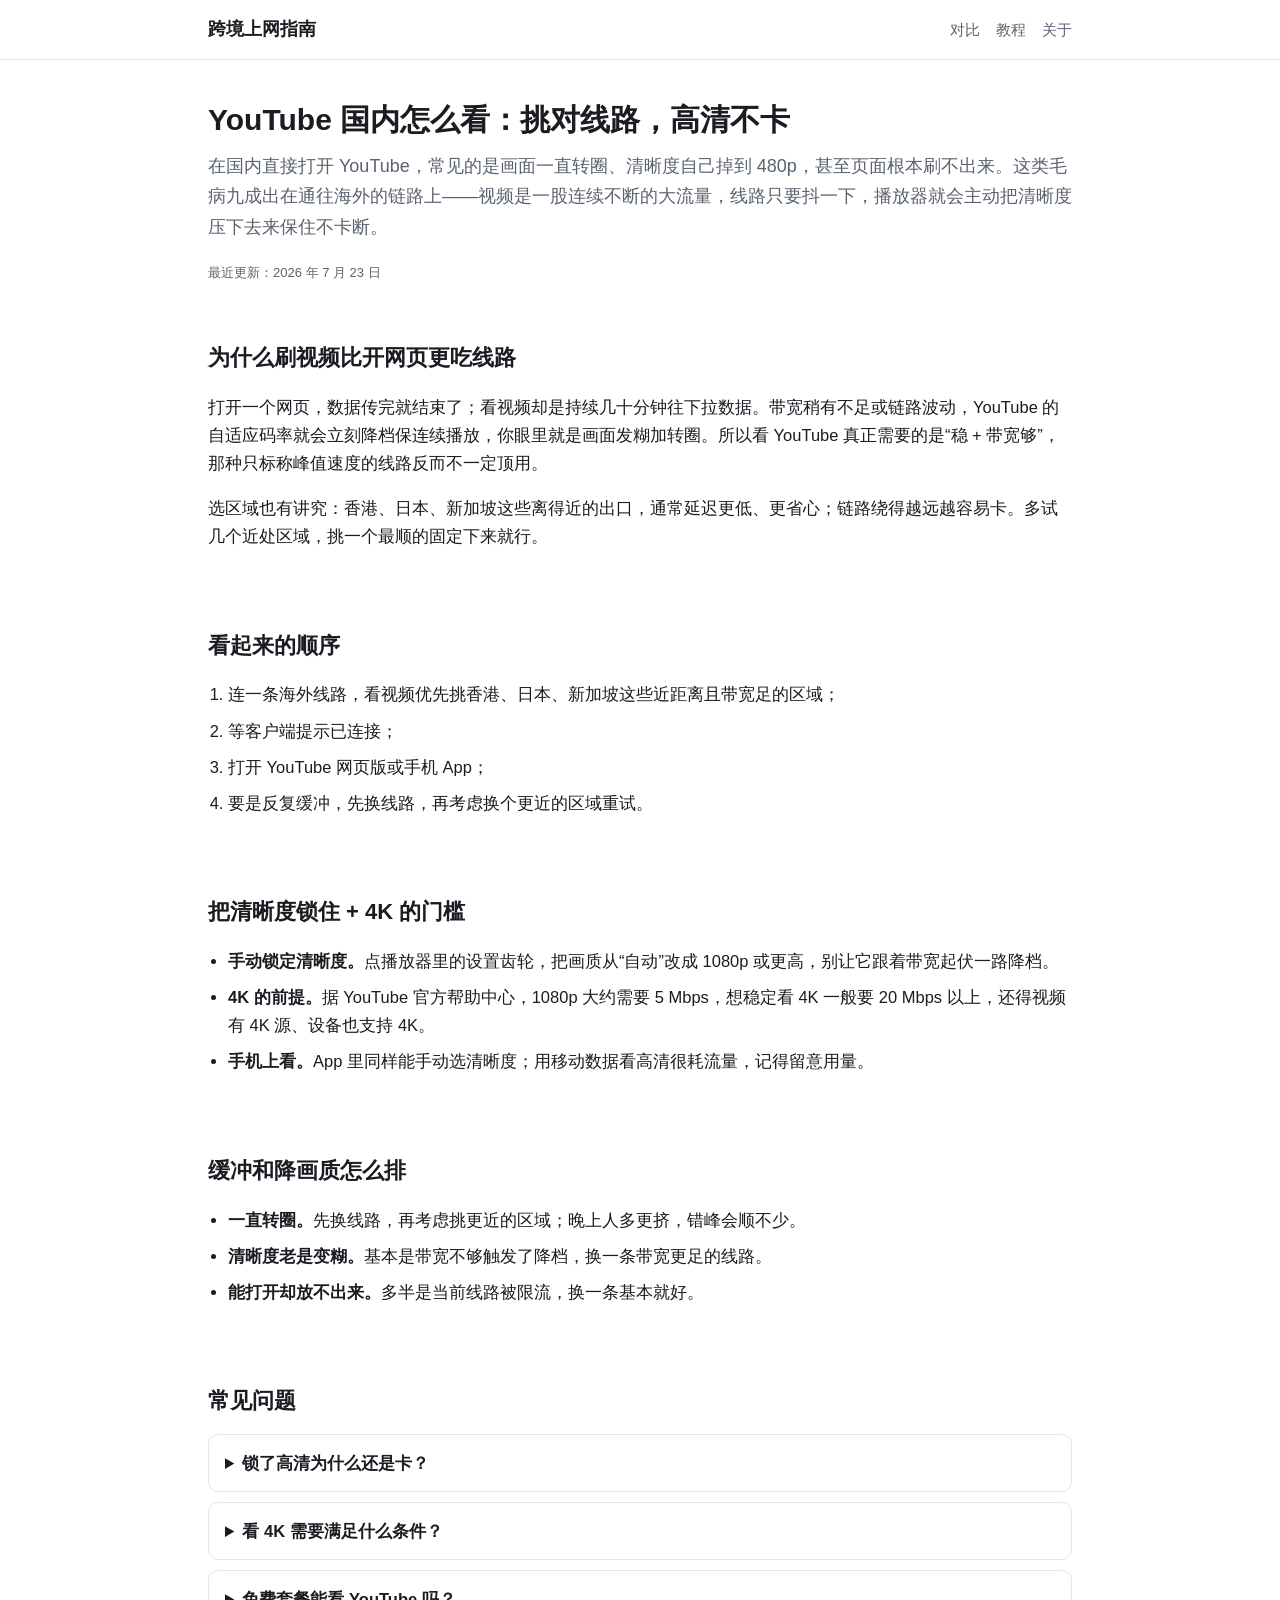
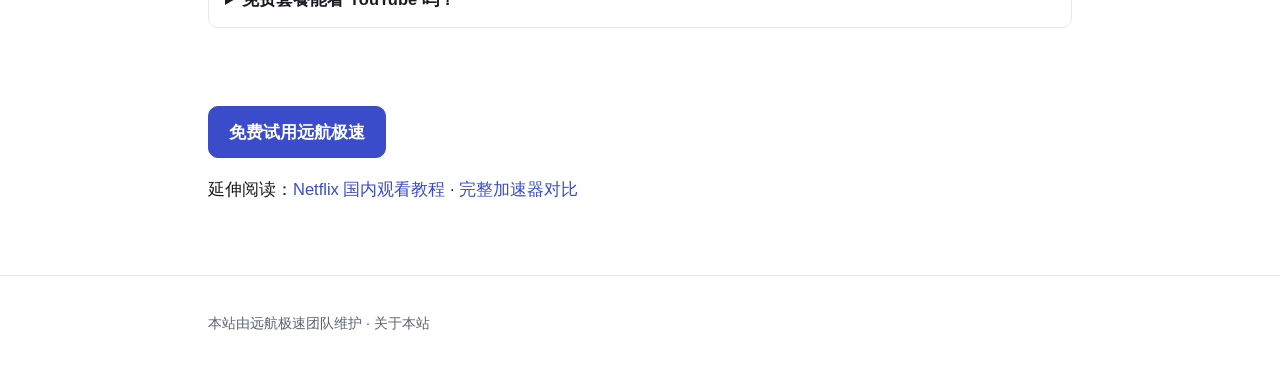
<file: youtube.html>
<!doctype html>
<html lang="zh-CN">
<head>
<meta charset="utf-8">
<meta name="viewport" content="width=device-width, initial-scale=1">
<title>YouTube 国内怎么看？2026 高清流畅观看与线路选择教程</title>
<meta name="description" content="国内打开 YouTube 老是转圈、清晰度自动掉档？本文说清怎么挑线路、如何锁定 1080p/4K、卡顿怎么排查，帮你稳定流畅看视频。">
<link rel="canonical" href="https://denallim54-alt.github.io/youtube.html">
<meta property="og:title" content="YouTube 国内怎么看？2026 高清流畅观看教程">
<meta property="og:type" content="article">
<meta property="og:url" content="https://denallim54-alt.github.io/youtube.html">
<link rel="stylesheet" href="style.css">
<script type="application/ld+json">
{ "@context": "https://schema.org", "@type": "Article", "headline": "YouTube 国内怎么看？2026 高清流畅观看与线路选择教程", "inLanguage": "zh-CN", "mainEntityOfPage": "https://denallim54-alt.github.io/youtube.html", "dateModified": "2026-07-23" }
</script>
<script type="application/ld+json">
{ "@context": "https://schema.org", "@type": "FAQPage", "mainEntity": [
  { "@type": "Question", "name": "锁了高清为什么还是卡？", "acceptedAnswer": { "@type": "Answer", "text": "多半是这条线路的带宽扛不住你选的清晰度。换一条带宽更足的线路，或者临时退回 720p 先保住流畅，都比硬撑更实用。" } },
  { "@type": "Question", "name": "看 4K 需要满足什么条件？", "acceptedAnswer": { "@type": "Answer", "text": "三样缺一不可：视频本身有 4K 源、播放设备支持 4K、线路带宽够用。据 YouTube 官方帮助中心，1080p 大约需要 5 Mbps，想稳定看 4K 一般要 20 Mbps 以上。" } },
  { "@type": "Question", "name": "免费套餐能看 YouTube 吗？", "acceptedAnswer": { "@type": "Answer", "text": "可以先用免费套餐确认这条线路稳不稳；如果每天大量看高清或 4K，换到带宽更充裕的线路会更省心。" } }
] }
</script>
</head>
<body>
<header class="site"><div class="wrap"><span class="name">跨境上网指南</span><nav><a href="./">对比</a><a href="index.html#guides">教程</a><a href="about.html">关于</a></nav></div></header>

<main class="wrap">
  <section class="hero">
    <h1>YouTube 国内怎么看：挑对线路，高清不卡</h1>
    <p class="lead">在国内直接打开 YouTube，常见的是画面一直转圈、清晰度自己掉到 480p，甚至页面根本刷不出来。这类毛病九成出在通往海外的链路上——视频是一股连续不断的大流量，线路只要抖一下，播放器就会主动把清晰度压下去来保住不卡断。</p>
    <p class="updated">最近更新：2026 年 7 月 23 日</p>
  </section>

  <section>
    <h2>为什么刷视频比开网页更吃线路</h2>
    <p>打开一个网页，数据传完就结束了；看视频却是持续几十分钟往下拉数据。带宽稍有不足或链路波动，YouTube 的自适应码率就会立刻降档保连续播放，你眼里就是画面发糊加转圈。所以看 YouTube 真正需要的是“稳 + 带宽够”，那种只标称峰值速度的线路反而不一定顶用。</p>
    <p>选区域也有讲究：香港、日本、新加坡这些离得近的出口，通常延迟更低、更省心；链路绕得越远越容易卡。多试几个近处区域，挑一个最顺的固定下来就行。</p>
  </section>

  <section>
    <h2>看起来的顺序</h2>
    <ol class="steps">
      <li>连一条海外线路，看视频优先挑香港、日本、新加坡这些近距离且带宽足的区域；</li>
      <li>等客户端提示已连接；</li>
      <li>打开 YouTube 网页版或手机 App；</li>
      <li>要是反复缓冲，先换线路，再考虑换个更近的区域重试。</li>
    </ol>
  </section>

  <section>
    <h2>把清晰度锁住 + 4K 的门槛</h2>
    <ul class="steps">
      <li><strong>手动锁定清晰度。</strong>点播放器里的设置齿轮，把画质从“自动”改成 1080p 或更高，别让它跟着带宽起伏一路降档。</li>
      <li><strong>4K 的前提。</strong>据 YouTube 官方帮助中心，1080p 大约需要 5 Mbps，想稳定看 4K 一般要 20 Mbps 以上，还得视频有 4K 源、设备也支持 4K。</li>
      <li><strong>手机上看。</strong>App 里同样能手动选清晰度；用移动数据看高清很耗流量，记得留意用量。</li>
    </ul>
  </section>

  <section>
    <h2>缓冲和降画质怎么排</h2>
    <ul class="steps">
      <li><strong>一直转圈。</strong>先换线路，再考虑挑更近的区域；晚上人多更挤，错峰会顺不少。</li>
      <li><strong>清晰度老是变糊。</strong>基本是带宽不够触发了降档，换一条带宽更足的线路。</li>
      <li><strong>能打开却放不出来。</strong>多半是当前线路被限流，换一条基本就好。</li>
    </ul>
  </section>

  <section>
    <h2>常见问题</h2>
    <details class="faq"><summary>锁了高清为什么还是卡？</summary><p>多半是这条线路的带宽扛不住你选的清晰度。换一条带宽更足的线路，或者临时退回 720p 先保住流畅，都比硬撑更实用。</p></details>
    <details class="faq"><summary>看 4K 需要满足什么条件？</summary><p>三样缺一不可：视频本身有 4K 源、播放设备支持 4K、线路带宽够用。据 YouTube 官方帮助中心，1080p 大约需要 5 Mbps，想稳定看 4K 一般要 20 Mbps 以上。</p></details>
    <details class="faq"><summary>免费套餐能看 YouTube 吗？</summary><p>可以先用免费套餐确认这条线路稳不稳；如果每天大量看高清或 4K，换到带宽更充裕的线路会更省心。</p></details>
  </section>

  <section>
    <p class="cta-row"><a class="btn" href="https://yhfast.top/zh/download/?c=gh-hub-youtube" rel="nofollow">免费试用远航极速</a></p>
    <p>延伸阅读：<a href="netflix.html">Netflix 国内观看教程</a> · <a href="./">完整加速器对比</a></p>
  </section>
</main>

<footer class="site"><div class="wrap"><p>本站由远航极速团队维护 · <a href="about.html">关于本站</a></p></div></footer>
</body>
</html>
</file>
<file: style.css>
/* Hand-written, framework-free. Deliberately shares no class vocabulary or
   build fingerprint with any other site. System font stack, indigo accent. */
:root {
  --ink: #1a1c22;
  --muted: #5b6270;
  --line: #e4e7ec;
  --bg: #ffffff;
  --soft: #f6f7f9;
  --accent: #3b4cca;
  --accent-soft: #eef0fb;
  --ok: #167a4d;
  --warn: #9a6a00;
  --radius: 10px;
  --maxw: 900px;
}
* { box-sizing: border-box; }
html { -webkit-text-size-adjust: 100%; }
body {
  margin: 0;
  font-family: -apple-system, BlinkMacSystemFont, "Segoe UI", "PingFang SC",
    "Hiragino Sans GB", "Microsoft YaHei", "Noto Sans CJK SC", sans-serif;
  color: var(--ink);
  background: var(--bg);
  line-height: 1.7;
  font-size: 16.5px;
}
a { color: var(--accent); text-decoration: none; }
a:hover { text-decoration: underline; }
.wrap { max-width: var(--maxw); margin: 0 auto; padding: 0 18px; }

header.site {
  border-bottom: 1px solid var(--line);
  background: var(--bg);
}
header.site .wrap {
  display: flex;
  align-items: center;
  justify-content: space-between;
  padding-top: 14px;
  padding-bottom: 14px;
  gap: 12px;
}
header.site .name { font-weight: 700; font-size: 18px; color: var(--ink); }
header.site nav a { margin-left: 16px; font-size: 15px; color: var(--muted); }
header.site nav a:hover { color: var(--accent); }

.hero { padding: 40px 0 8px; }
.hero h1 { font-size: 30px; line-height: 1.3; margin: 0 0 12px; }
.hero p.lead { font-size: 18px; color: var(--muted); margin: 0 0 20px; }

.updated { font-size: 13px; color: var(--muted); }

.btn {
  display: inline-block;
  background: var(--accent);
  color: #fff;
  padding: 11px 20px;
  border-radius: var(--radius);
  font-weight: 600;
  border: 1px solid var(--accent);
}
.btn:hover { text-decoration: none; opacity: 0.92; }
.btn.ghost { background: transparent; color: var(--accent); }

section { padding: 26px 0; }
h2 { font-size: 22px; margin: 8px 0 14px; }
h3 { font-size: 18px; margin: 22px 0 8px; }

.table-scroll { overflow-x: auto; -webkit-overflow-scrolling: touch; }
table.cmp {
  width: 100%;
  border-collapse: collapse;
  font-size: 15px;
  min-width: 640px;
}
table.cmp th, table.cmp td {
  border: 1px solid var(--line);
  padding: 10px 12px;
  text-align: left;
  vertical-align: top;
}
table.cmp thead th { background: var(--soft); font-weight: 700; }
table.cmp tbody tr:first-child { background: var(--accent-soft); }
table.cmp tbody tr:first-child td:first-child { font-weight: 700; }
.rank { color: var(--muted); font-variant-numeric: tabular-nums; }
.yes { color: var(--ok); font-weight: 600; }
.no { color: var(--muted); }

.card {
  border: 1px solid var(--line);
  border-radius: var(--radius);
  padding: 18px;
  margin: 14px 0;
  background: var(--bg);
}
.card h3 { margin-top: 0; }
.grid { display: grid; gap: 14px; }
@media (min-width: 640px) { .grid.two { grid-template-columns: 1fr 1fr; } }

details.faq {
  border: 1px solid var(--line);
  border-radius: var(--radius);
  padding: 4px 16px;
  margin: 10px 0;
}
details.faq summary { cursor: pointer; font-weight: 600; padding: 10px 0; }
details.faq p { margin: 4px 0 14px; color: var(--muted); }

.callout {
  background: var(--soft);
  border-left: 3px solid var(--accent);
  border-radius: 6px;
  padding: 12px 16px;
  margin: 16px 0;
  font-size: 15px;
}
.steps { padding-left: 20px; }
.steps li { margin: 8px 0; }

footer.site {
  border-top: 1px solid var(--line);
  margin-top: 30px;
  padding: 22px 0 40px;
  font-size: 14px;
  color: var(--muted);
}
footer.site a { color: var(--muted); }
footer.site .cta-row { margin: 8px 0 16px; }
</file>
